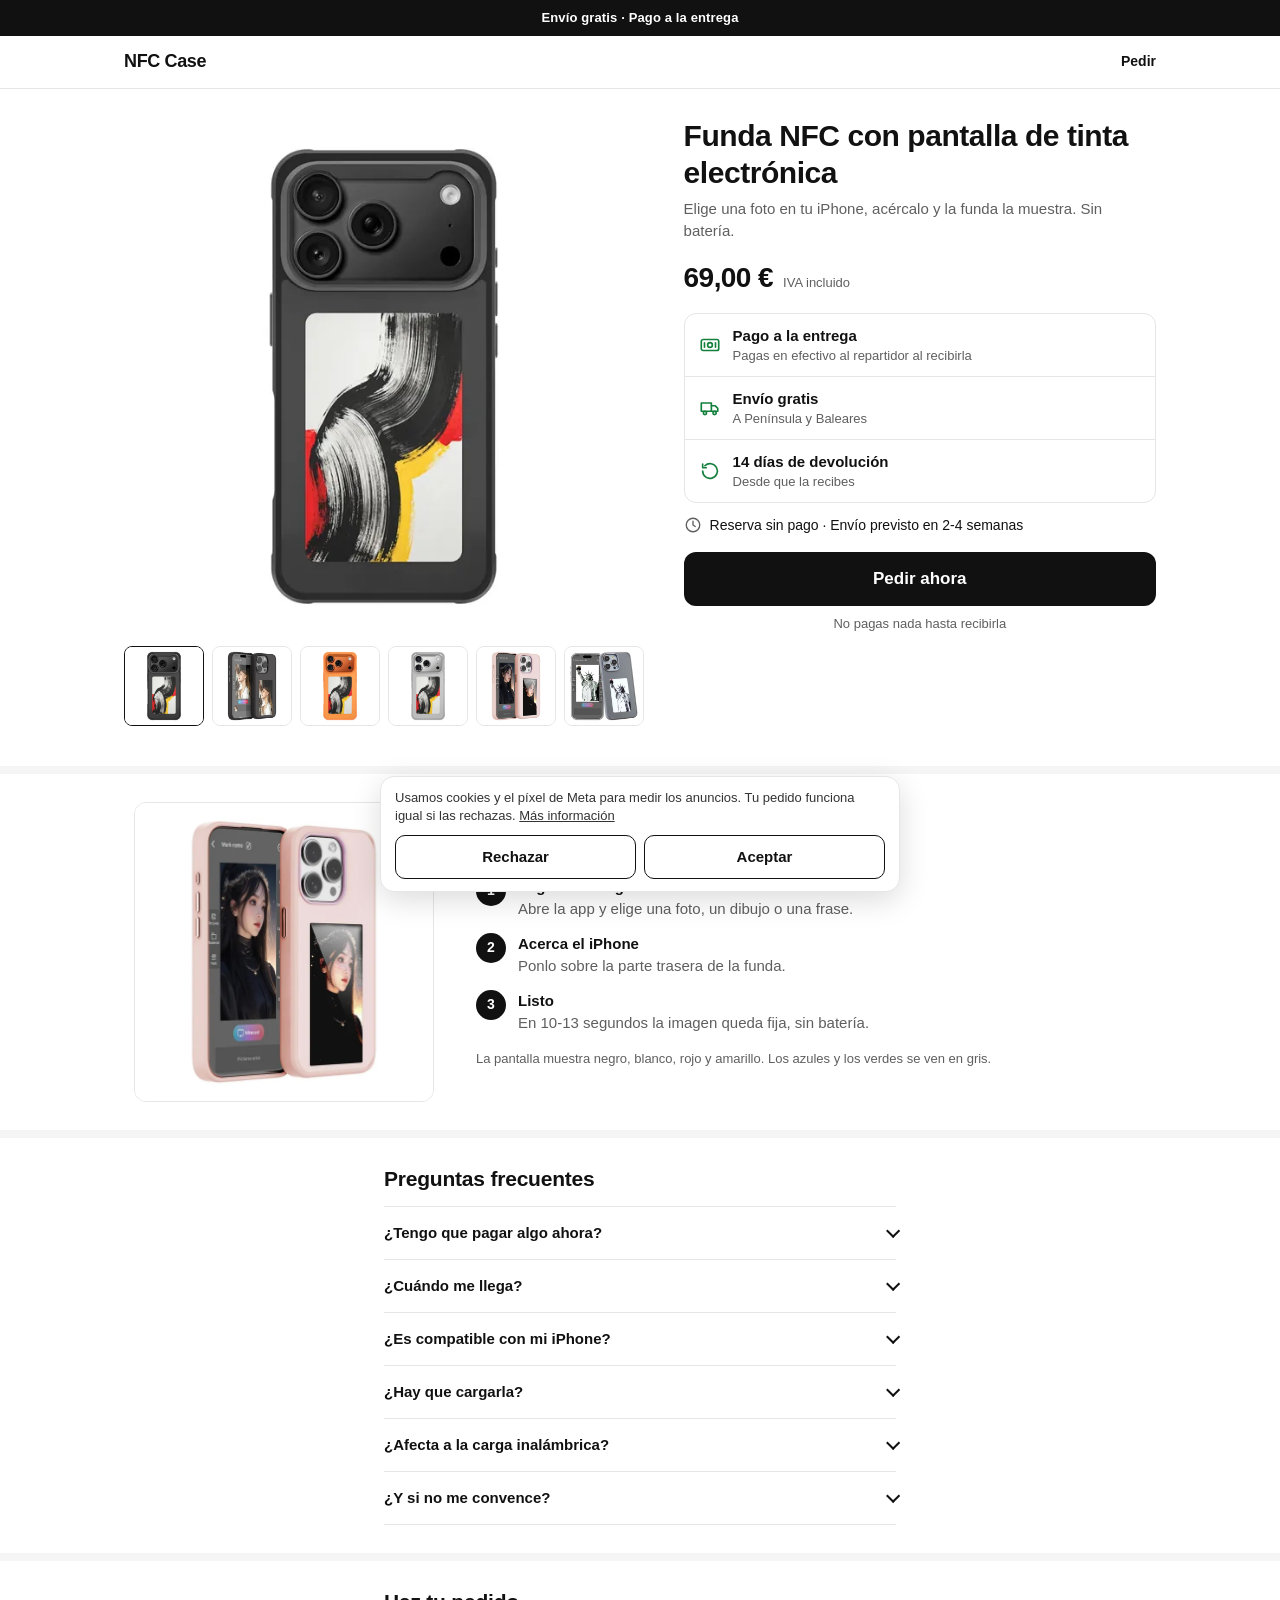
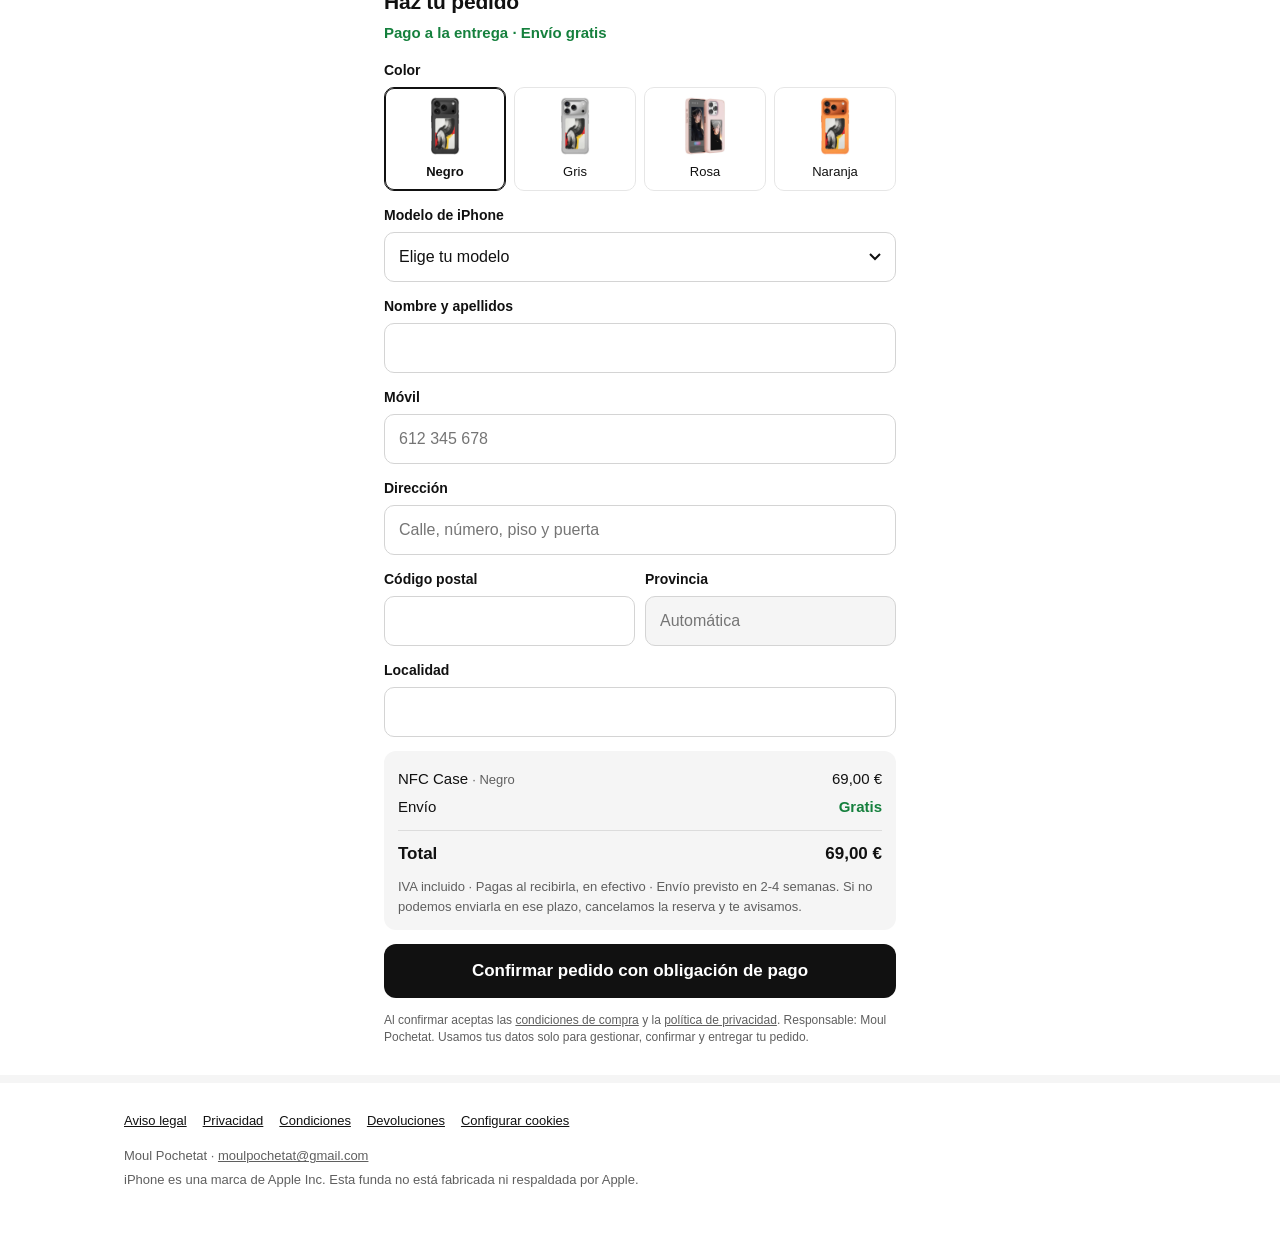
<file: index.html>
<!doctype html>
<html lang="es">
<head>
<meta charset="utf-8">
<meta name="viewport" content="width=device-width,initial-scale=1,viewport-fit=cover">
<script>
window.ES_CFG={FN:'https://strocqxfyfohwbdntmsu.supabase.co/functions/v1',PIXEL:'619283237929783',PRICE:69,CURRENCY:'EUR',CAPI_VALUE:9.70,DELIVERY_NOTE:'Reserva sin pago · Envío previsto en 2-4 semanas'};
(function(){try{var C=window.ES_CFG,S={},u={},cid;
window.__esBeacon=function(c,x){var p={click_id:cid,event_id:window.__esEid,url:S.landing_url||location.href,ref:document.referrer||'',fbclid:S.fbclid||'',ad_id:u.utm_content||'',adset_id:u.utm_term||'',utm:u,consent:!!c},b,U=C.FN+'/nfc-es-pageview';if(window.__esTestKey)p.test=true;if(x)for(var k in x)p[k]=x[k];b=JSON.stringify(p);if(!(navigator.sendBeacon&&navigator.sendBeacon(U,b)))fetch(U,{method:'POST',body:b,keepalive:true,headers:{'Content-Type':'text/plain'}}).catch(function(){})};
var q=new URLSearchParams(location.search);
/* clé de test : lue puis retirée de l'URL (jamais en base ni chez Meta) */
if(q.get('nfc_test')){window.__esTestKey=q.get('nfc_test');q.delete('nfc_test');try{history.replaceState(null,'',location.pathname+(q.toString()?'?'+q.toString():'')+location.hash)}catch(e){}}
/* attribution : en mémoire + beacon ; sessionStorage seulement après « Aceptar » (LSSI 22.2) */
var ok=false;try{ok=(JSON.parse(localStorage.getItem('nfcConsentV1')||'null')||{}).v==='accept'}catch(e){}
if(ok){try{S=JSON.parse(sessionStorage.getItem('nfcUtmV1')||'{}')||{}}catch(e){S={}}}
var fresh=false,t={};['utm_source','utm_medium','utm_campaign','utm_content','utm_term','utm_id'].forEach(function(k){if(q.get(k)){t[k]=q.get(k);fresh=true}});
if(q.get('fbclid'))fresh=true;if(fresh)S={utm:t,fbclid:q.get('fbclid')||'',landing_url:location.href};u=S.utm||{};
window.__esPersistAttr=function(){try{if(S.landing_url||S.fbclid)sessionStorage.setItem('nfcUtmV1',JSON.stringify(S))}catch(e){}};if(ok)window.__esPersistAttr();
var a=new Uint8Array(8),r='';(window.crypto&&crypto.getRandomValues)?crypto.getRandomValues(a):a.forEach(function(_,i){a[i]=Math.random()*256});a.forEach(function(x){r+=('0'+x.toString(36)).slice(-2)});
cid='es_'+Date.now().toString(36)+r.replace(/[^a-z0-9]/g,'');window.__esClick=cid;window.__esEid='lpv_'+cid;window.__esAttr=S;
window.__esBeacon(false)}catch(e){}})();
</script>
<title>Funda NFC con pantalla de tinta electrónica · Pago a la entrega · Envío gratis</title>
<meta name="description" content="Funda para iPhone con pantalla de tinta electrónica: eliges la imagen en tu iPhone y la funda la muestra, sin batería. 69 € IVA incluido, envío gratis y pago a la entrega.">
<meta name="robots" content="noindex,nofollow">
<meta name="theme-color" content="#ffffff">
<meta name="format-detection" content="telephone=no">
<link rel="icon" href="data:image/svg+xml,%3Csvg xmlns='http://www.w3.org/2000/svg' viewBox='0 0 32 32'%3E%3Crect x='7' y='2' width='18' height='28' rx='5' fill='%23111'/%3E%3Crect x='11' y='12' width='10' height='14' rx='1.5' fill='%23fff'/%3E%3C/svg%3E">
<link rel="preload" as="image" href="assets/img/p-negro-600.webp" imagesrcset="assets/img/p-negro-600.webp 600w, assets/img/p-negro-1000.webp 1000w" imagesizes="(min-width:900px) 520px, 100vw" fetchpriority="high">
<!--
  LP NFC Case · Espagne · COD — v2 (16/09, owner : « trop de détails, photos produit, choix simplifié, mobile, pas l'air IA,
  pago a la entrega + envío gratis »). Fiche produit classique : galerie de VRAIES photos, prix, 3 garanties, 3 étapes, FAQ, formulaire.
  Police système (SF Pro sur iPhone : 100 % du trafic ciblé iOS), aucun webfont. Contrat DOM : docs/DOM_CONTRACT.md.
-->
<style>
:root{--ink:#111;--mute:#5f5f5f;--line:#e6e6e6;--soft:#f5f5f5;--ok:#15803d;--okbg:#effaf2;--err:#b42318;--r:12px;
  --font:-apple-system,BlinkMacSystemFont,"SF Pro Text","Helvetica Neue",Helvetica,Arial,sans-serif}
*,*::before,*::after{box-sizing:border-box}
html{-webkit-text-size-adjust:100%;scroll-behavior:smooth}
@media (prefers-reduced-motion:reduce){html{scroll-behavior:auto}}
body{margin:0;background:#fff;color:var(--ink);font:16px/1.5 var(--font);-webkit-font-smoothing:antialiased;overflow-x:hidden}
img{display:block;max-width:100%;height:auto}
a{color:inherit}
button,input,select{font:inherit;color:inherit}
.wrap{width:100%;max-width:1080px;margin:0 auto;padding:0 16px}
.bar{background:var(--ink);color:#fff;text-align:center;font-size:13px;font-weight:600;padding:8px 12px;letter-spacing:.01em}
.bar span{white-space:nowrap}
header.top{border-bottom:1px solid var(--line)}
header.top .wrap{display:flex;align-items:center;justify-content:space-between;height:52px}
.logo{font-weight:800;font-size:18px;letter-spacing:-.02em;text-decoration:none}
.top a.go{font-size:14px;font-weight:600;text-decoration:none;display:inline-flex;align-items:center;justify-content:center;min-height:44px;min-width:44px;padding:0 8px;margin-right:-8px}

/* Produit */
.product{display:grid;gap:14px;padding-top:4px;padding-bottom:28px}
.gal{position:relative;margin:0 -16px}
.slides{display:flex;overflow-x:auto;scroll-snap-type:x mandatory;scrollbar-width:none;-webkit-overflow-scrolling:touch}
.slides::-webkit-scrollbar{display:none}
.slides figure{flex:0 0 100%;margin:0;scroll-snap-align:center;aspect-ratio:1/1;background:#fff}
.slides img{width:100%;height:100%;object-fit:contain}
.dots{display:flex;justify-content:center;gap:6px;margin-top:4px}
.dots i{width:6px;height:6px;border-radius:50%;background:#cfcfcf;transition:background .2s}
.dots i.on{background:var(--ink)}
.thumbs{display:none}
.info h1{font-size:23px;line-height:1.25;letter-spacing:-.015em;margin:0 0 6px;font-weight:700}
.info .sub{margin:0;color:var(--mute);font-size:15px}
.price{display:flex;align-items:baseline;gap:10px;margin:14px 0 4px}
.price b{font-size:28px;letter-spacing:-.02em}
.price small{color:var(--mute);font-size:13px}
.perks{list-style:none;margin:14px 0 0;padding:0;border:1px solid var(--line);border-radius:var(--r)}
.perks li{display:flex;gap:12px;align-items:center;padding:11px 14px;font-size:15px}
.perks li+li{border-top:1px solid var(--line)}
.perks svg{flex:0 0 22px;width:22px;height:22px;color:var(--ok)}
.perks b{display:block;font-weight:650}
.perks span{display:block;color:var(--mute);font-size:13px;line-height:1.35}
.note{display:flex;gap:8px;align-items:center;margin:12px 0 0;font-size:14px;color:var(--ink)}
.note svg{flex:0 0 18px;width:18px;height:18px;color:var(--mute)}
.btn{display:flex;align-items:center;justify-content:center;width:100%;min-height:54px;border:0;border-radius:var(--r);background:var(--ink);color:#fff;font-size:17px;font-weight:700;text-decoration:none;cursor:pointer;-webkit-tap-highlight-color:transparent}
.btn:active{transform:scale(.99)}
.btn[aria-busy=true]{opacity:.7}
.info .btn{margin-top:16px}
.under{text-align:center;color:var(--mute);font-size:13px;margin:8px 0 0}

/* Sections */
.sec{padding:28px 0;border-top:8px solid var(--soft)}
.sec h2{font-size:21px;line-height:1.25;letter-spacing:-.01em;margin:0 0 14px;font-weight:700}
.how{display:grid;gap:16px}
.how img{border-radius:var(--r);background:#fff;border:1px solid var(--line);width:100%;max-width:300px;margin:0 auto}
.steps{list-style:none;margin:0;padding:0;counter-reset:s;display:grid;gap:12px}
.steps li{counter-increment:s;display:grid;grid-template-columns:30px 1fr;gap:12px;align-items:start;font-size:15px}
.steps li::before{content:counter(s);width:30px;height:30px;border-radius:50%;background:var(--ink);color:#fff;font-weight:700;font-size:14px;display:grid;place-items:center}
.steps b{display:block}
.steps span{color:var(--mute)}
.fine{color:var(--mute);font-size:13px;margin:14px 0 0}
details{border-bottom:1px solid var(--line)}
details:first-of-type{border-top:1px solid var(--line)}
summary{list-style:none;cursor:pointer;display:flex;justify-content:space-between;align-items:center;gap:12px;min-height:52px;padding:10px 0;font-weight:600;font-size:15px}
summary::-webkit-details-marker{display:none}
summary::after{content:"";flex:0 0 10px;width:10px;height:10px;border-right:2px solid var(--ink);border-bottom:2px solid var(--ink);transform:rotate(45deg) translateY(-3px);transition:transform .2s}
details[open] summary::after{transform:rotate(225deg) translateY(-2px)}
details p{margin:0 0 14px;color:#333;font-size:15px}

/* Formulaire */
.pedido .lead{margin:-8px 0 16px;color:var(--ok);font-weight:600;font-size:15px}
form{display:grid;gap:14px}
.lbl,legend{display:block;font-size:14px;font-weight:600;margin:0 0 6px;padding:0}
fieldset{border:0;margin:0;padding:0;min-width:0}
.colors{display:grid;grid-template-columns:repeat(4,minmax(0,1fr));gap:8px}
.colors label{position:relative;display:grid;justify-items:center;gap:4px;padding:6px 4px 8px;border:1.5px solid var(--line);border-radius:10px;font-size:13px;cursor:pointer;-webkit-tap-highlight-color:transparent}
.colors img{width:100%;max-width:64px;aspect-ratio:1/1;object-fit:contain}
.colors input{position:absolute;opacity:0;pointer-events:none}
.colors label:has(input:checked){border-color:var(--ink);box-shadow:inset 0 0 0 1px var(--ink);font-weight:600}
.colors label.on{border-color:var(--ink);box-shadow:inset 0 0 0 1px var(--ink);font-weight:600}
.colors label:has(input:focus-visible){outline:2px solid var(--ink);outline-offset:2px}
.in{display:block;width:100%;min-height:50px;padding:12px 14px;border:1.5px solid #d4d4d4;border-radius:10px;background:#fff;font-size:16px;-webkit-appearance:none;appearance:none}
select.in{background:#fff url("data:image/svg+xml,%3Csvg xmlns='http://www.w3.org/2000/svg' width='12' height='8'%3E%3Cpath d='M1 1l5 5 5-5' stroke='%23111' stroke-width='2' fill='none'/%3E%3C/svg%3E") no-repeat right 14px center;padding-right:36px}
.in:focus{outline:none;border-color:var(--ink);box-shadow:0 0 0 3px rgba(17,17,17,.08)}
.in[aria-invalid=true]{border-color:var(--err)}
.in[readonly]{background:var(--soft);color:var(--mute)}
.two{display:grid;grid-template-columns:minmax(0,1fr) minmax(0,1fr);gap:10px}
.es-err{color:var(--err);font-size:13px;margin-top:4px;min-height:0}
.es-err:empty{display:none}
.sum{background:var(--soft);border-radius:var(--r);padding:14px;font-size:15px}
.sum div{display:flex;justify-content:space-between;gap:12px;padding:3px 0}
.sum .sel{color:var(--mute);font-size:13px}
.sum .tot{border-top:1px solid #dcdcdc;margin-top:8px;padding-top:10px;font-weight:700;font-size:17px}
.sum .ok{color:var(--ok);font-weight:600}
.sum p{margin:8px 0 0;font-size:13px;color:var(--mute)}
.legal-note{font-size:12px;line-height:1.45;color:var(--mute);margin:0}
.hp{position:absolute!important;left:-9999px;width:1px;height:1px;overflow:hidden}

footer{border-top:8px solid var(--soft);padding:22px 0 110px;font-size:13px;color:var(--mute)}
footer nav{display:flex;flex-wrap:wrap;gap:6px 16px;margin-bottom:10px}
footer nav a,footer nav button{color:var(--ink);text-decoration:underline;background:none;border:0;padding:6px 0;font-size:13px;cursor:pointer}
footer p{margin:4px 0}

/* Barre collante */
#esSticky{position:fixed;left:0;right:0;bottom:0;z-index:40;background:#fff;border-top:1px solid var(--line);padding:10px 16px calc(10px + env(safe-area-inset-bottom));display:flex;align-items:center;gap:12px;transform:translateY(110%);transition:transform .25s}
#esSticky.on{transform:none}
#esSticky .p{line-height:1.2}
#esSticky .p b{display:block;font-size:17px}
#esSticky .p span{font-size:12px;color:var(--ok);font-weight:600}
#esSticky .btn{flex:1;min-height:48px;font-size:16px}

/* Cookies */
#esConsent{position:fixed;left:8px;right:8px;bottom:8px;z-index:60;background:#fff;border:1px solid var(--line);border-radius:14px;box-shadow:0 8px 30px rgba(0,0,0,.14);padding:12px 14px calc(12px + env(safe-area-inset-bottom));display:none;max-width:520px;margin:0 auto}
#esConsent.on{display:block}
#esConsent p{margin:0 0 10px;font-size:13px;line-height:1.4;color:#333}
#esConsent .row{display:grid;grid-template-columns:1fr 1fr;gap:8px}
#esConsent button{min-height:44px;border-radius:10px;border:1.5px solid var(--ink);background:#fff;font-size:15px;font-weight:600;cursor:pointer}

/* Toast + modal */
#esToast{position:fixed;left:12px;right:12px;top:12px;z-index:70;background:var(--err);color:#fff;border-radius:10px;padding:12px 14px;font-size:14px;font-weight:600;transform:translateY(calc(-100% - 24px));visibility:hidden;transition:transform .25s,visibility 0s .25s;max-width:520px;margin:0 auto}
#esToast.on{transform:none;visibility:visible;transition:transform .25s}
#esModal{border:0;border-radius:16px;padding:0;width:min(92vw,420px);max-width:420px}
#esModal::backdrop{background:rgba(0,0,0,.45)}
#esModal .in-m{padding:24px 20px 20px;text-align:center}
#esModal .chk{width:52px;height:52px;border-radius:50%;background:var(--okbg);color:var(--ok);display:grid;place-items:center;margin:0 auto 12px}
#esModal h3{margin:0 0 4px;font-size:20px}
#esModal .ref{display:inline-block;margin:10px 0;padding:6px 12px;border-radius:8px;background:var(--soft);font-weight:700;letter-spacing:.02em}
#esModal ul{list-style:none;padding:0;margin:8px 0 16px;text-align:left;font-size:14px;color:#333;display:grid;gap:6px}
#esModal li{position:relative;padding-left:22px}
#esModal li::before{content:"✓";position:absolute;left:0;top:0;color:var(--ok);font-weight:700}

@media (min-width:900px){
  .wrap{padding:0 24px}
  .product{grid-template-columns:minmax(0,1.1fr) minmax(0,1fr);gap:40px;padding-top:28px;padding-bottom:40px;align-items:start}
  .gal{margin:0}
  .slides figure{border-radius:var(--r)}
  .dots{display:none}
  .thumbs{display:grid;grid-template-columns:repeat(6,1fr);gap:8px;margin-top:10px}
  .thumbs button{padding:0;border:1.5px solid var(--line);border-radius:8px;background:#fff;cursor:pointer;aspect-ratio:1/1;overflow:hidden}
  .thumbs button[aria-current=true]{border-color:var(--ink)}
  .info{position:sticky;top:20px}
  .info h1{font-size:30px}
  .how{grid-template-columns:320px 1fr;align-items:center;gap:32px}
  .sec .narrow,.pedido .narrow{max-width:560px}
  .pedido .narrow{margin:0 auto}
  #esSticky{display:none}
  footer{padding-bottom:40px}
}
@media (max-width:359px){.colors{grid-template-columns:repeat(2,minmax(0,1fr))}.two{grid-template-columns:1fr}.price b{font-size:25px}}
</style>
</head>
<body>

<div class="bar" role="note"><span>Envío gratis</span> · <span>Pago a la entrega</span></div>
<header class="top"><div class="wrap"><a class="logo" href="#">NFC Case</a><a class="go" href="#pedido">Pedir</a></div></header>

<main>
<section class="wrap product" data-sec="hero" aria-labelledby="t-hero">
  <div class="gal">
    <div class="slides" id="esSlides" aria-label="Fotos del producto" tabindex="0">
      <figure data-color="negro"><img src="assets/img/p-negro-600.webp" srcset="assets/img/p-negro-600.webp 600w, assets/img/p-negro-1000.webp 1000w" sizes="(min-width:900px) 520px, 100vw" width="600" height="600" alt="Funda NFC negra con una imagen en la pantalla trasera" fetchpriority="high"></figure>
      <figure data-color="negro"><img src="assets/img/p-negro-app-600.webp" srcset="assets/img/p-negro-app-600.webp 600w, assets/img/p-negro-app-1000.webp 1000w" sizes="(min-width:900px) 520px, 100vw" width="600" height="600" loading="lazy" alt="La misma foto en la app del iPhone y en la funda negra"></figure>
      <figure data-color="naranja"><img src="assets/img/p-naranja-600.webp" srcset="assets/img/p-naranja-600.webp 600w, assets/img/p-naranja-1000.webp 1000w" sizes="(min-width:900px) 520px, 100vw" width="600" height="600" loading="lazy" alt="Funda NFC naranja"></figure>
      <figure data-color="gris"><img src="assets/img/p-gris-600.webp" srcset="assets/img/p-gris-600.webp 600w, assets/img/p-gris-1000.webp 1000w" sizes="(min-width:900px) 520px, 100vw" width="600" height="600" loading="lazy" alt="Funda NFC gris"></figure>
      <figure data-color="rosa"><img src="assets/img/p-rosa-app-600.webp" srcset="assets/img/p-rosa-app-600.webp 600w, assets/img/p-rosa-app-1000.webp 1000w" sizes="(min-width:900px) 520px, 100vw" width="600" height="600" loading="lazy" alt="Funda NFC rosa junto a la app del iPhone"></figure>
      <figure data-color="gris"><img src="assets/img/p-gris-app-600.webp" srcset="assets/img/p-gris-app-600.webp 600w, assets/img/p-gris-app-1000.webp 1000w" sizes="(min-width:900px) 520px, 100vw" width="600" height="600" loading="lazy" alt="Funda NFC gris con la Estatua de la Libertad en la pantalla"></figure>
    </div>
    <div class="dots" id="esDots" aria-hidden="true"><i class="on"></i><i></i><i></i><i></i><i></i><i></i></div>
    <div class="thumbs" id="esThumbs">
      <button type="button" aria-label="Foto 1" aria-current="true"><img src="assets/img/p-negro-600.webp" width="600" height="600" alt="" loading="lazy"></button>
      <button type="button" aria-label="Foto 2"><img src="assets/img/p-negro-app-600.webp" width="600" height="600" alt="" loading="lazy"></button>
      <button type="button" aria-label="Foto 3"><img src="assets/img/p-naranja-600.webp" width="600" height="600" alt="" loading="lazy"></button>
      <button type="button" aria-label="Foto 4"><img src="assets/img/p-gris-600.webp" width="600" height="600" alt="" loading="lazy"></button>
      <button type="button" aria-label="Foto 5"><img src="assets/img/p-rosa-app-600.webp" width="600" height="600" alt="" loading="lazy"></button>
      <button type="button" aria-label="Foto 6"><img src="assets/img/p-gris-app-600.webp" width="600" height="600" alt="" loading="lazy"></button>
    </div>
  </div>

  <div class="info">
    <h1 id="t-hero">Funda NFC con pantalla de tinta electrónica</h1>
    <p class="sub">Elige una foto en tu iPhone, acércalo y la funda la muestra. Sin batería.</p>
    <div class="price"><b data-price>69,00 €</b><small>IVA incluido</small></div>
    <ul class="perks">
      <li><svg viewBox="0 0 24 24" fill="none" stroke="currentColor" stroke-width="1.8" stroke-linecap="round" stroke-linejoin="round" aria-hidden="true"><rect x="2.5" y="6" width="19" height="12" rx="2"/><circle cx="12" cy="12" r="2.6"/><path d="M6 9.5v5M18 9.5v5"/></svg><div><b>Pago a la entrega</b><span>Pagas en efectivo al repartidor al recibirla</span></div></li>
      <li><svg viewBox="0 0 24 24" fill="none" stroke="currentColor" stroke-width="1.8" stroke-linecap="round" stroke-linejoin="round" aria-hidden="true"><path d="M2.5 6.5h11v9h-11z"/><path d="M13.5 9.5h4l3 3v3h-7"/><circle cx="6.5" cy="17.5" r="1.8"/><circle cx="17" cy="17.5" r="1.8"/></svg><div><b>Envío gratis</b><span>A Península y Baleares</span></div></li>
      <li><svg viewBox="0 0 24 24" fill="none" stroke="currentColor" stroke-width="1.8" stroke-linecap="round" stroke-linejoin="round" aria-hidden="true"><path d="M4 12a8 8 0 1 0 2.4-5.7"/><path d="M4 4.5v4h4"/></svg><div><b>14 días de devolución</b><span>Desde que la recibes</span></div></li>
    </ul>
    <p class="note" data-delivery-note><svg viewBox="0 0 24 24" fill="none" stroke="currentColor" stroke-width="1.8" stroke-linecap="round" aria-hidden="true"><circle cx="12" cy="12" r="9"/><path d="M12 7v5l3 2"/></svg><span>Reserva sin pago · Envío previsto en 2-4 semanas</span></p>
    <a class="btn" id="esHeroCta" href="#pedido">Pedir ahora</a>
    <p class="under">No pagas nada hasta recibirla</p>
  </div>
</section>

<section class="sec" data-sec="como" aria-labelledby="t-como">
  <div class="wrap how">
    <img src="assets/img/p-rosa-app-600.webp" srcset="assets/img/p-rosa-app-600.webp 600w, assets/img/p-rosa-app-1000.webp 1000w" sizes="(min-width:900px) 320px, 100vw" width="600" height="600" loading="lazy" alt="La foto elegida en la app aparece en la funda">
    <div class="narrow">
      <h2 id="t-como">Cómo funciona</h2>
      <ol class="steps">
        <li><div><b>Elige una imagen</b><span>Abre la app y elige una foto, un dibujo o una frase.</span></div></li>
        <li><div><b>Acerca el iPhone</b><span>Ponlo sobre la parte trasera de la funda.</span></div></li>
        <li><div><b>Listo</b><span>En 10-13 segundos la imagen queda fija, sin batería.</span></div></li>
      </ol>
      <p class="fine">La pantalla muestra negro, blanco, rojo y amarillo. Los azules y los verdes se ven en gris.</p>
    </div>
  </div>
</section>

<section class="sec" data-sec="faq" aria-labelledby="t-faq">
  <div class="wrap narrow">
    <h2 id="t-faq">Preguntas frecuentes</h2>
    <details><summary>¿Tengo que pagar algo ahora?</summary><p>No. Pagas <span data-price>69,00 €</span> en efectivo al repartidor cuando recibes la funda. Sin recargo por pago a la entrega.</p></details>
    <details><summary>¿Cuándo me llega?</summary><p>El envío está previsto en 2-4 semanas y te llamamos antes de enviarla. Si no podemos enviarla en ese plazo, cancelamos la reserva y te avisamos. Por ahora no enviamos a Canarias, Ceuta ni Melilla.</p></details>
    <details><summary>¿Es compatible con mi iPhone?</summary><p>Hay versión para iPhone 13/14, 14 Pro, 14 Pro Max, 15, 15 Pro, 16, 16 Plus, 16 Pro, 16 Pro Max, 17, 17 Pro y 17 Pro Max.</p></details>
    <details><summary>¿Hay que cargarla?</summary><p>No. La energía para cambiar la imagen la da tu iPhone al acercarlo, y la imagen se queda aunque el móvil esté apagado.</p></details>
    <details><summary>¿Afecta a la carga inalámbrica?</summary><p>Puede ir más lenta por el grosor de la funda. Si quieres cargar rápido, quítala.</p></details>
    <details><summary>¿Y si no me convence?</summary><p>Tienes 14 días desde que la recibes para devolverla sin dar explicaciones. Los gastos de devolución corren a tu cargo. Más detalles en <a href="legal/devoluciones.html">Devoluciones</a>.</p></details>
  </div>
</section>

<section class="sec pedido" data-sec="pedido" id="pedido" aria-labelledby="t-pedido">
  <div class="wrap narrow">
    <h2 id="t-pedido">Haz tu pedido</h2>
    <p class="lead">Pago a la entrega · Envío gratis</p>

    <form id="esForm" novalidate autocomplete="on">
      <fieldset><legend>Color</legend>
        <div class="colors">
          <label class="on"><input type="radio" name="color" value="negro" checked><img src="assets/img/p-negro-600.webp" width="600" height="600" alt="" loading="lazy">Negro</label>
          <label><input type="radio" name="color" value="gris"><img src="assets/img/p-gris-600.webp" width="600" height="600" alt="" loading="lazy">Gris</label>
          <label><input type="radio" name="color" value="rosa"><img src="assets/img/p-rosa-app-600.webp" width="600" height="600" alt="" loading="lazy">Rosa</label>
          <label><input type="radio" name="color" value="naranja"><img src="assets/img/p-naranja-600.webp" width="600" height="600" alt="" loading="lazy">Naranja</label>
        </div>
        <div class="es-err" data-for="color" aria-live="polite"></div>
      </fieldset>

      <div><label class="lbl" for="esModel">Modelo de iPhone</label>
        <select class="in" id="esModel" name="model" required>
          <option value="">Elige tu modelo</option>
          <option value="13/14">iPhone 13 / 14</option>
          <option value="14 Pro">iPhone 14 Pro</option>
          <option value="14 Pro Max">iPhone 14 Pro Max</option>
          <option value="15">iPhone 15</option>
          <option value="15 Pro">iPhone 15 Pro</option>
          <option value="16">iPhone 16</option>
          <option value="16 Plus">iPhone 16 Plus</option>
          <option value="16 Pro">iPhone 16 Pro</option>
          <option value="16 Pro Max">iPhone 16 Pro Max</option>
          <option value="17">iPhone 17</option>
          <option value="17 Pro">iPhone 17 Pro</option>
          <option value="17 Pro Max">iPhone 17 Pro Max</option>
        </select>
        <div class="es-err" data-for="model" aria-live="polite"></div></div>

      <div><label class="lbl" for="esName">Nombre y apellidos</label>
        <input class="in" id="esName" name="name" type="text" autocomplete="name" enterkeyhint="next" required maxlength="120">
        <div class="es-err" data-for="name" aria-live="polite"></div></div>

      <div><label class="lbl" for="esPhone">Móvil</label>
        <input class="in" id="esPhone" name="phone" type="tel" inputmode="tel" autocomplete="tel" placeholder="612 345 678" enterkeyhint="next" required>
        <div class="es-err" data-for="phone" aria-live="polite"></div></div>

      <div><label class="lbl" for="esAddr">Dirección</label>
        <input class="in" id="esAddr" name="address" type="text" autocomplete="street-address" placeholder="Calle, número, piso y puerta" enterkeyhint="next" required maxlength="250">
        <div class="es-err" data-for="address" aria-live="polite"></div></div>

      <div><div class="two">
          <div><label class="lbl" for="esCp">Código postal</label>
            <input class="in" id="esCp" name="cp" type="text" inputmode="numeric" autocomplete="postal-code" maxlength="5" pattern="[0-9]{5}" enterkeyhint="next" required></div>
          <div><label class="lbl" for="esProv">Provincia</label>
            <input class="in" id="esProv" name="provincia" type="text" readonly tabindex="-1" placeholder="Automática"></div>
        </div>
        <div class="es-err" data-for="cp" aria-live="polite"></div></div>

      <div><label class="lbl" for="esCity">Localidad</label>
        <input class="in" id="esCity" name="city" type="text" autocomplete="address-level2" enterkeyhint="done" required maxlength="80">
        <div class="es-err" data-for="city" aria-live="polite"></div></div>

      <div class="sum" aria-live="polite">
        <div><span>NFC Case <span class="sel" id="esSel">· Negro</span></span><span data-price id="esLine">69,00 €</span></div>
        <div><span>Envío</span><span class="ok">Gratis</span></div>
        <div class="tot"><span>Total</span><span id="esTotal">69,00 €</span></div>
        <p>IVA incluido · Pagas al recibirla, en efectivo · Envío previsto en 2-4 semanas. Si no podemos enviarla en ese plazo, cancelamos la reserva y te avisamos.</p>
      </div>

      <div class="hp" aria-hidden="true"><label for="esHp">No rellenar</label><input id="esHp" name="es_ref_9c41" type="text" tabindex="-1" autocomplete="off"></div>

      <button class="btn" id="esSubmit" type="submit">Confirmar pedido con obligación de pago</button>
      <p class="legal-note">Al confirmar aceptas las <a href="legal/condiciones.html" target="_blank" rel="noopener">condiciones de compra</a> y la <a href="legal/privacidad.html" target="_blank" rel="noopener">política de privacidad</a>. Responsable: Moul Pochetat. Usamos tus datos solo para gestionar, confirmar y entregar tu pedido.</p>
    </form>
  </div>
</section>
</main>

<footer data-sec="legal">
  <div class="wrap">
    <nav aria-label="Información legal">
      <a href="legal/aviso-legal.html">Aviso legal</a>
      <a href="legal/privacidad.html">Privacidad</a>
      <a href="legal/condiciones.html">Condiciones</a>
      <a href="legal/devoluciones.html">Devoluciones</a>
      <button type="button" id="esCookieSettings">Configurar cookies</button>
    </nav>
    <p>Moul Pochetat · <a href="mailto:moulpochetat@gmail.com">moulpochetat@gmail.com</a></p>
    <p>iPhone es una marca de Apple Inc. Esta funda no está fabricada ni respaldada por Apple.</p>
  </div>
</footer>

<div id="esSticky" aria-hidden="true">
  <div class="p"><b data-price>69,00 €</b><span>Pago a la entrega</span></div>
  <a class="btn" href="#pedido" tabindex="-1">Pedir ahora</a>
</div>

<div id="esConsent" role="dialog" aria-live="polite" aria-label="Cookies">
  <p>Usamos cookies y el píxel de Meta para medir los anuncios. Tu pedido funciona igual si las rechazas. <a id="esConsentMore" href="legal/privacidad.html#cookies">Más información</a></p>
  <div class="row"><button type="button" id="esConsentReject">Rechazar</button><button type="button" id="esConsentAccept">Aceptar</button></div>
</div>

<div id="esToast" role="alert"></div>

<dialog id="esModal" aria-labelledby="esModalT">
  <div class="in-m">
    <div class="chk"><svg width="26" height="26" viewBox="0 0 24 24" fill="none" stroke="currentColor" stroke-width="2.6" stroke-linecap="round" stroke-linejoin="round" aria-hidden="true"><path d="M5 12.5l4.5 4.5L19 7.5"/></svg></div>
    <h3 id="esModalT">Pedido recibido</h3>
    <p id="esModalSub" style="margin:6px 0 0;color:#111;font-size:16px;font-weight:600">Nuestro equipo te contactará para confirmar tu pedido.</p>
    <div class="ref">Nº de pedido <span id="esModalRef"></span></div>
    <ul>
      <li>No pagas nada ahora.</li>
      <li>Envío previsto en 2-4 semanas, gratis.</li>
      <li>Pagas <span id="esModalTot">69,00 €</span> al repartidor al recibirla.</li>
      <li>Si no podemos enviarla en ese plazo, cancelamos la reserva y te avisamos.</li>
    </ul>
    <button type="button" class="btn" id="esModalClose">Entendido</button>
  </div>
</dialog>

<script>
(function () {
  'use strict';
  var CFG = window.ES_CFG, $ = function (s, r) { return (r || document).querySelector(s); }, $$ = function (s, r) { return Array.prototype.slice.call((r || document).querySelectorAll(s)); };
  var eur = function (n) { return (Math.round(n * 100) / 100).toFixed(2).replace('.', ',') + ' €'; };
  var testKey = window.__esTestKey || '';
  var sticky = $('#esSticky'), banner = $('#esConsent'), heroOut = false, formIn = false;
  function updateSticky() { if (sticky && banner) sticky.classList.toggle('on', heroOut && !formIn && !banner.classList.contains('on')); }

  /* ── Consentement + pixel (jamais avant « Aceptar ») */
  var consent = null; try { var c = JSON.parse(localStorage.getItem('nfcConsentV1') || 'null'); if (c && (c.v === 'accept' || c.v === 'reject')) consent = c.v; } catch (e) {}
  var pixelOn = false;
  function loadPixel() {
    if (pixelOn || !/^\d{10,20}$/.test(CFG.PIXEL || '')) return;
    pixelOn = true;
    !function (f, b, e, v, n, t, s) { if (f.fbq) return; n = f.fbq = function () { n.callMethod ? n.callMethod.apply(n, arguments) : n.queue.push(arguments); }; if (!f._fbq) f._fbq = n; n.push = n; n.loaded = !0; n.version = '2.0'; n.queue = []; t = b.createElement(e); t.async = !0; t.src = v; s = b.getElementsByTagName(e)[0]; s.parentNode.insertBefore(t, s); }(window, document, 'script', 'https://connect.facebook.net/en_US/fbevents.js');
    fbq('init', CFG.PIXEL);
    fbq('track', 'PageView', {}, { eventID: window.__esEid });
    track('ViewContent', { content_name: 'nfc-case-es', content_type: 'product', value: CFG.PRICE, currency: CFG.CURRENCY });
  }
  function track(ev, data, opts) { if (consent !== 'accept' || !pixelOn || typeof window.fbq !== 'function') return; try { opts ? fbq('track', ev, data || {}, opts) : fbq('track', ev, data || {}); } catch (e) {} }
  function cookie(n) { var m = document.cookie.match(new RegExp('(?:^|;\\s*)' + n + '=([^;]+)')); return m ? decodeURIComponent(m[1]) : ''; }
  function grant() {
    if (window.__esPersistAttr) window.__esPersistAttr();
    loadPixel();
    setTimeout(function () { window.__esBeacon && window.__esBeacon(true, { fbp: cookie('_fbp'), fbc: cookie('_fbc') }); }, pixelOn ? 1200 : 0);
  }
  function showBanner(on) { banner.classList.toggle('on', !!on); updateSticky(); }
  function choose(v) {
    consent = v; try { localStorage.setItem('nfcConsentV1', JSON.stringify({ v: v, at: Date.now() })); } catch (e) {}
    showBanner(false);
    if (v === 'accept') grant();
  }
  $('#esConsentAccept').addEventListener('click', function () { choose('accept'); });
  $('#esConsentReject').addEventListener('click', function () { choose('reject'); });
  $('#esCookieSettings').addEventListener('click', function () { showBanner(true); $('#esConsentAccept').focus(); });
  if (consent === 'accept') grant(); else if (consent !== 'reject') showBanner(true);

  /* ── Galerie : défilement natif (swipe), points et vignettes synchronisés */
  var slides = $('#esSlides'), figs = $$('figure', slides), dots = $$('#esDots i'), thumbs = $$('#esThumbs button'), cur = 0;
  function mark(i) {
    cur = i;
    dots.forEach(function (d, k) { d.classList.toggle('on', k === i); });
    thumbs.forEach(function (t, k) { t.setAttribute('aria-current', String(k === i)); });
  }
  function go(i) { slides.scrollTo({ left: figs[i].offsetLeft - slides.offsetLeft, behavior: 'smooth' }); mark(i); }
  var gt = false;
  slides.addEventListener('scroll', function () { if (gt) return; gt = true; requestAnimationFrame(function () { gt = false; var i = Math.round(slides.scrollLeft / Math.max(1, slides.clientWidth)); if (i !== cur && figs[i]) mark(i); }); }, { passive: true });
  thumbs.forEach(function (t, k) { t.addEventListener('click', function () { go(k); }); });

  /* ── Formulaire */
  var PROV = { '01':'Araba/Álava','02':'Albacete','03':'Alicante','04':'Almería','05':'Ávila','06':'Badajoz','07':'Illes Balears','08':'Barcelona','09':'Burgos','10':'Cáceres','11':'Cádiz','12':'Castellón','13':'Ciudad Real','14':'Córdoba','15':'A Coruña','16':'Cuenca','17':'Girona','18':'Granada','19':'Guadalajara','20':'Gipuzkoa','21':'Huelva','22':'Huesca','23':'Jaén','24':'León','25':'Lleida','26':'La Rioja','27':'Lugo','28':'Madrid','29':'Málaga','30':'Murcia','31':'Navarra','32':'Ourense','33':'Asturias','34':'Palencia','35':'Las Palmas','36':'Pontevedra','37':'Salamanca','38':'Santa Cruz de Tenerife','39':'Cantabria','40':'Segovia','41':'Sevilla','42':'Soria','43':'Tarragona','44':'Teruel','45':'Toledo','46':'Valencia','47':'Valladolid','48':'Bizkaia','49':'Zamora','50':'Zaragoza','51':'Ceuta','52':'Melilla' };
  var EXCL = ['35', '38', '51', '52'];
  var PHONE_RE = /^(?:\+34|0034|34)?(6\d{8}|7[1-9]\d{7})$/, CP_RE = /^(0[1-9]|[1-4]\d|5[0-2])\d{3}$/;
  var COLOR_LBL = { negro: 'Negro', gris: 'Gris', rosa: 'Rosa', naranja: 'Naranja' };
  var form = $('#esForm'), submit = $('#esSubmit'), touched = {}, serverErr = {};
  var F = { color: null, model: $('#esModel'), name: $('#esName'), phone: $('#esPhone'), address: $('#esAddr'), cp: $('#esCp'), city: $('#esCity') };
  var ORDER = ['color', 'model', 'name', 'phone', 'address', 'cp', 'city'];
  function val(k) { return (F[k].value || '').trim(); }
  function color() { return ($('input[name=color]:checked') || {}).value || ''; }
  function rules() {
    var e = {}, n = val('name').replace(/\s+/g, ' ');
    if (!color()) e.color = 'Elige un color';
    if (!val('model')) e.model = 'Elige el modelo de tu iPhone';
    if (n.length < 3 || n.indexOf(' ') < 0) e.name = 'Escribe tu nombre y apellido';
    if (!PHONE_RE.test(val('phone').replace(/[\s.\-()]/g, ''))) e.phone = 'Escribe un móvil español válido (6XX XXX XXX)';
    if (val('address').length < 8) e.address = 'Escribe la dirección completa (calle, número, piso)';
    var cp = val('cp');
    if (!CP_RE.test(cp)) e.cp = 'El código postal no es válido';
    else if (EXCL.indexOf(cp.slice(0, 2)) >= 0) e.cp = 'Por ahora no enviamos a Canarias, Ceuta ni Melilla';
    if (val('city').length < 2) e.city = 'Escribe tu localidad';
    return e;
  }
  function paint(errs, all) {
    ORDER.forEach(function (k) {
      var msg = ((all || touched[k]) ? (errs[k] || '') : '') || serverErr[k] || '';
      var box = $('.es-err[data-for="' + k + '"]'); if (box) box.textContent = msg;
      var input = F[k];
      if (input) { if (msg) input.setAttribute('aria-invalid', 'true'); else input.removeAttribute('aria-invalid'); }
    });
  }
  function summary() {
    var m = F.model.value;
    $('#esSel').textContent = '· ' + (COLOR_LBL[color()] || '') + (m ? ' · iPhone ' + m : '');
    $('#esTotal').textContent = eur(CFG.PRICE); $('#esLine').textContent = eur(CFG.PRICE); $('#esModalTot').textContent = eur(CFG.PRICE);
    $$('.colors label').forEach(function (l) { l.classList.toggle('on', !!$('input', l).checked); });
  }
  function validate(all) {
    F.cp.value = val('cp').replace(/\D/g, '').slice(0, 5);
    $('#esProv').value = CP_RE.test(F.cp.value) ? PROV[F.cp.value.slice(0, 2)] : '';
    var errs = rules(); paint(errs, all); summary();
    return errs;
  }
  ['model', 'name', 'phone', 'address', 'cp', 'city'].forEach(function (k) {
    var el = F[k];
    el.addEventListener('input', function () { delete serverErr[k]; validate(); });
    el.addEventListener('change', function () { delete serverErr[k]; touched[k] = true; validate(); });
    el.addEventListener('blur', function () { if (el.value) { touched[k] = true; validate(); } });
  });
  $$('input[name=color]').forEach(function (r) { r.addEventListener('change', function () { delete serverErr.color; validate(); }); });
  var atc = false, ic = false;
  F.model.addEventListener('change', function () { if (!atc && F.model.value) { atc = true; track('AddToCart', { content_name: 'nfc-case-es', value: CFG.PRICE, currency: CFG.CURRENCY }); } });
  form.addEventListener('focusin', function () { if (!ic) { ic = true; track('InitiateCheckout', { value: CFG.PRICE, currency: CFG.CURRENCY }); } });

  var toastT = null;
  function toast(msg) { var t = $('#esToast'); t.textContent = msg; t.classList.add('on'); clearTimeout(toastT); toastT = setTimeout(function () { t.classList.remove('on'); }, 5200); }
  var modal = $('#esModal');
  function openModal(ref, dup) {
    $('#esModalRef').textContent = ref || '';
    $('#esModalT').textContent = dup ? 'Ya tenemos tu pedido' : 'Pedido recibido';
    $('#esModalSub').textContent = dup ? 'Ya registramos un pedido con este móvil hoy. Nuestro equipo te contactará para confirmarlo.' : 'Nuestro equipo te contactará para confirmar tu pedido.';
    if (modal.showModal) { try { modal.showModal(); } catch (e) { modal.setAttribute('open', ''); } } else modal.setAttribute('open', '');
    modal.classList.add('is-open');
  }
  $('#esModalClose').addEventListener('click', function () { modal.classList.remove('is-open'); if (modal.close) modal.close(); else modal.removeAttribute('open'); });
  modal.addEventListener('close', function () { modal.classList.remove('is-open'); });

  var sending = false, done = {};
  form.addEventListener('submit', function (ev) {
    ev.preventDefault();
    if (sending) return;
    var errs = validate(true);
    if (Object.keys(errs).length) {
      var first = ORDER.filter(function (k) { return errs[k]; })[0];
      var el = first === 'color' ? $('input[name=color]') : F[first];
      var box = $('.es-err[data-for="' + first + '"]');
      (box && box.parentNode ? box.parentNode : el).scrollIntoView({ block: 'center', behavior: 'smooth' });
      if (el && first !== 'color') setTimeout(function () { el.focus({ preventScroll: true }); }, 350);
      return;
    }
    if ($('#esHp').value) { toast('No hemos podido enviar el pedido. Inténtalo de nuevo.'); return; }
    sending = true; submit.setAttribute('aria-busy', 'true'); submit.disabled = true; var label = submit.textContent; submit.textContent = 'Enviando…';
    var A = window.__esAttr || {};
    var body = {
      name: val('name').replace(/\s+/g, ' '), phone: val('phone'), email: '', address: val('address'), cp: val('cp'), city: val('city'),
      model: F.model.value, color: color(), quantity: 1,
      consent_terms: true, consent_ads: consent === 'accept', click_id: window.__esClick,
      url: A.landing_url || location.href, utm: A.utm || {}, fbclid: A.fbclid || '',
      fbp: consent === 'accept' ? cookie('_fbp') : '', fbc: consent === 'accept' ? cookie('_fbc') : '', hp: $('#esHp').value
    };
    if (testKey) body.test_key = testKey;
    fetch(CFG.FN + '/nfc-es-order', { method: 'POST', headers: { 'Content-Type': 'application/json' }, body: JSON.stringify(body) })
      .then(function (r) { return r.json().catch(function () { return {}; }).then(function (j) { return { s: r.status, j: j }; }); })
      .then(function (res) {
        var s = res.s, j = res.j || {};
        if (s === 200 && j.success) {
          if (typeof j.total_eur === 'number' || /^\d+(\.\d+)?$/.test(String(j.total_eur || ''))) $('#esModalTot').textContent = eur(Number(j.total_eur));   /* montant du serveur */
          openModal(j.order_ref, false);
          if (!done[j.lead_id]) { done[j.lead_id] = 1; track('Purchase', { value: Math.round(CFG.CAPI_VALUE * 100) / 100, currency: CFG.CURRENCY, content_type: 'product', content_name: 'nfc-case-es', num_items: 1 }, { eventID: 'es_' + j.lead_id }); }
        } else if (s === 409) {
          openModal(j.order_ref, true);
        } else {
          toast(j.error || 'No hemos podido enviar el pedido. Inténtalo de nuevo.');
          if (j.field && F.hasOwnProperty(j.field)) {
            serverErr[j.field] = j.error || 'Revisa este campo';
            paint(rules(), false);
            var fld = F[j.field]; if (fld) fld.focus();
          }
        }
      })
      .catch(function () { toast('Sin conexión. Comprueba tu red e inténtalo de nuevo.'); })
      .then(function () { sending = false; submit.removeAttribute('aria-busy'); submit.disabled = false; submit.textContent = label; });
  });
  validate();

  /* ── Prix : le serveur fait foi */
  fetch(CFG.FN + '/nfc-es-order?config=1').then(function (r) { return r.json(); }).then(function (c) {
    if (c && typeof c.price_eur === 'number' && c.price_eur !== CFG.PRICE) {
      CFG.PRICE = c.price_eur; $$('[data-price]').forEach(function (el) { el.textContent = eur(c.price_eur); }); summary();
    }
  }).catch(function () {});

  /* ── Barre collante : après le bouton du haut, masquée sur le formulaire et sous le bandeau cookies */
  var heroCta = $('#esHeroCta'), pedido = $('#pedido'), ticking = false;
  function measure() { ticking = false; heroOut = heroCta.getBoundingClientRect().bottom < 0; var r = pedido.getBoundingClientRect(); formIn = r.top < innerHeight * .9 && r.bottom > 0; updateSticky(); }
  addEventListener('scroll', function () { if (!ticking) { ticking = true; requestAnimationFrame(measure); } }, { passive: true });
  addEventListener('resize', measure, { passive: true });
  measure();
})();
</script>
</body>
</html>
</file>
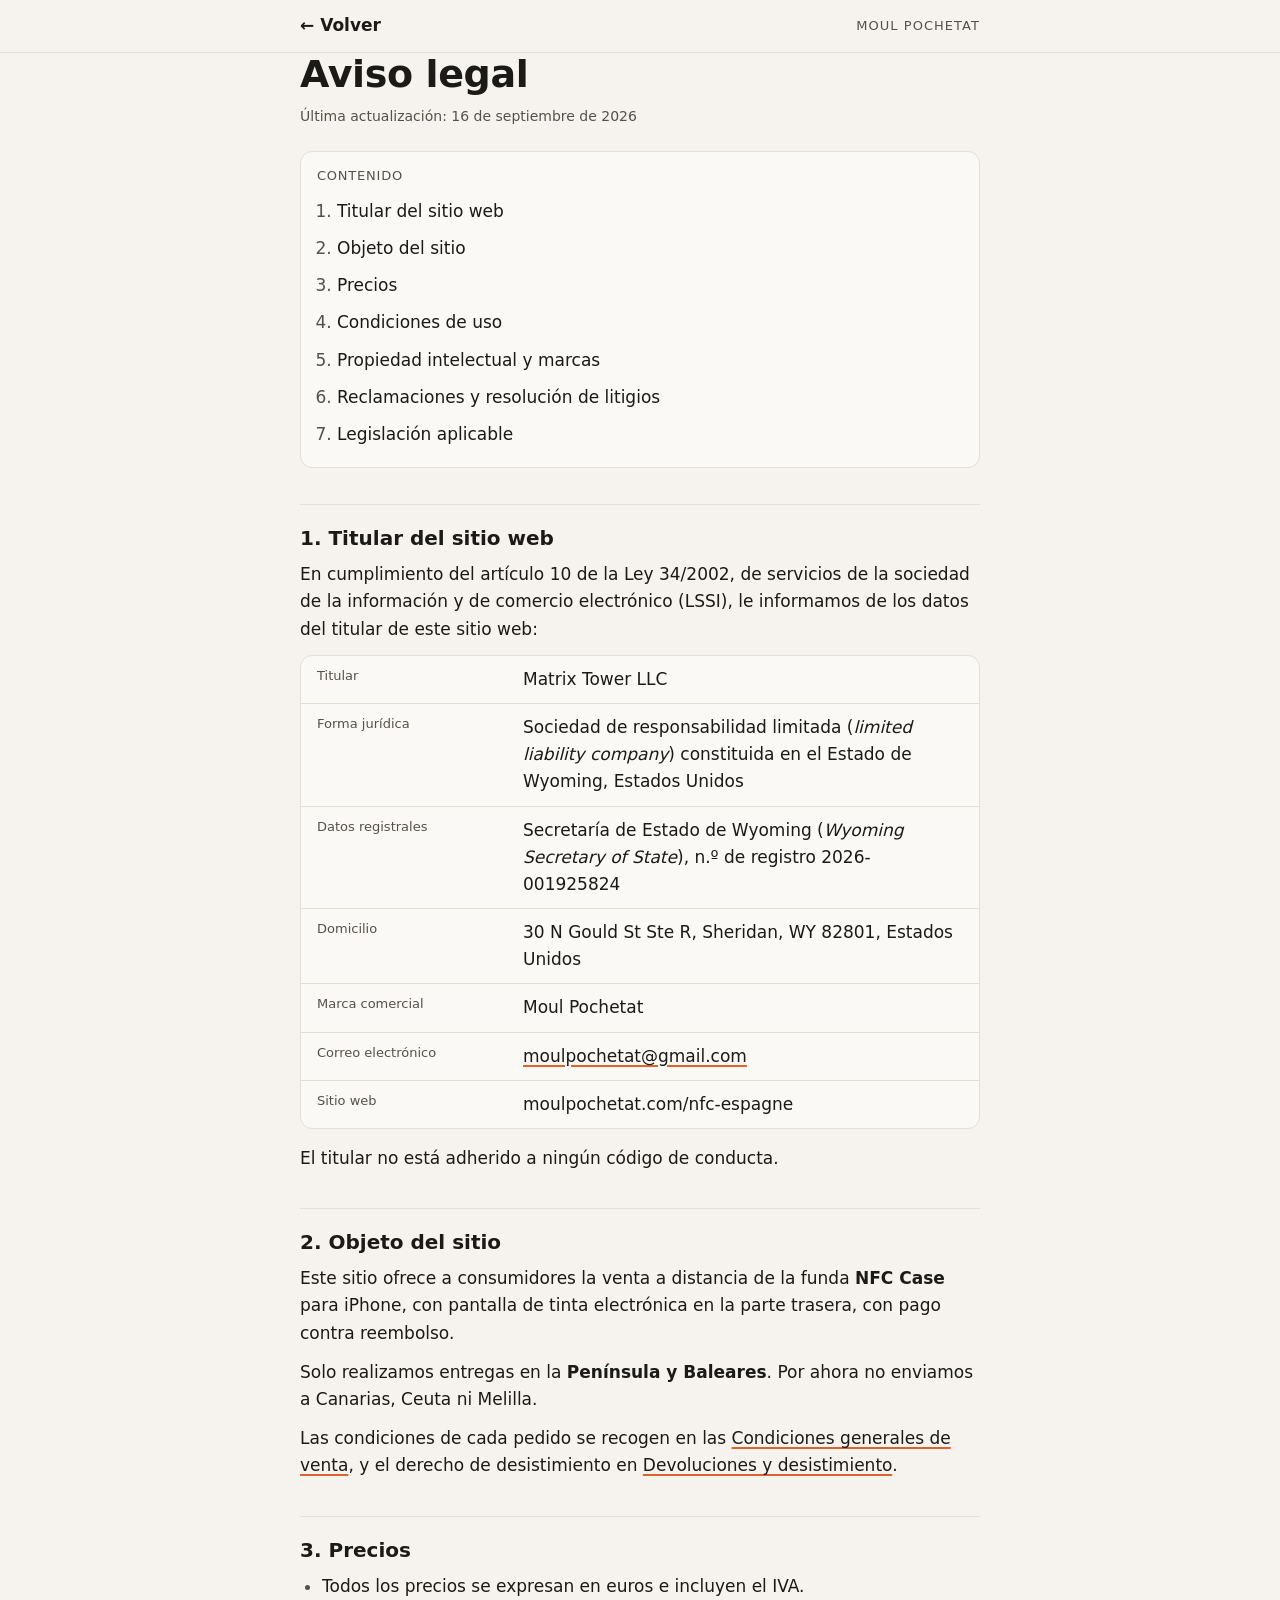
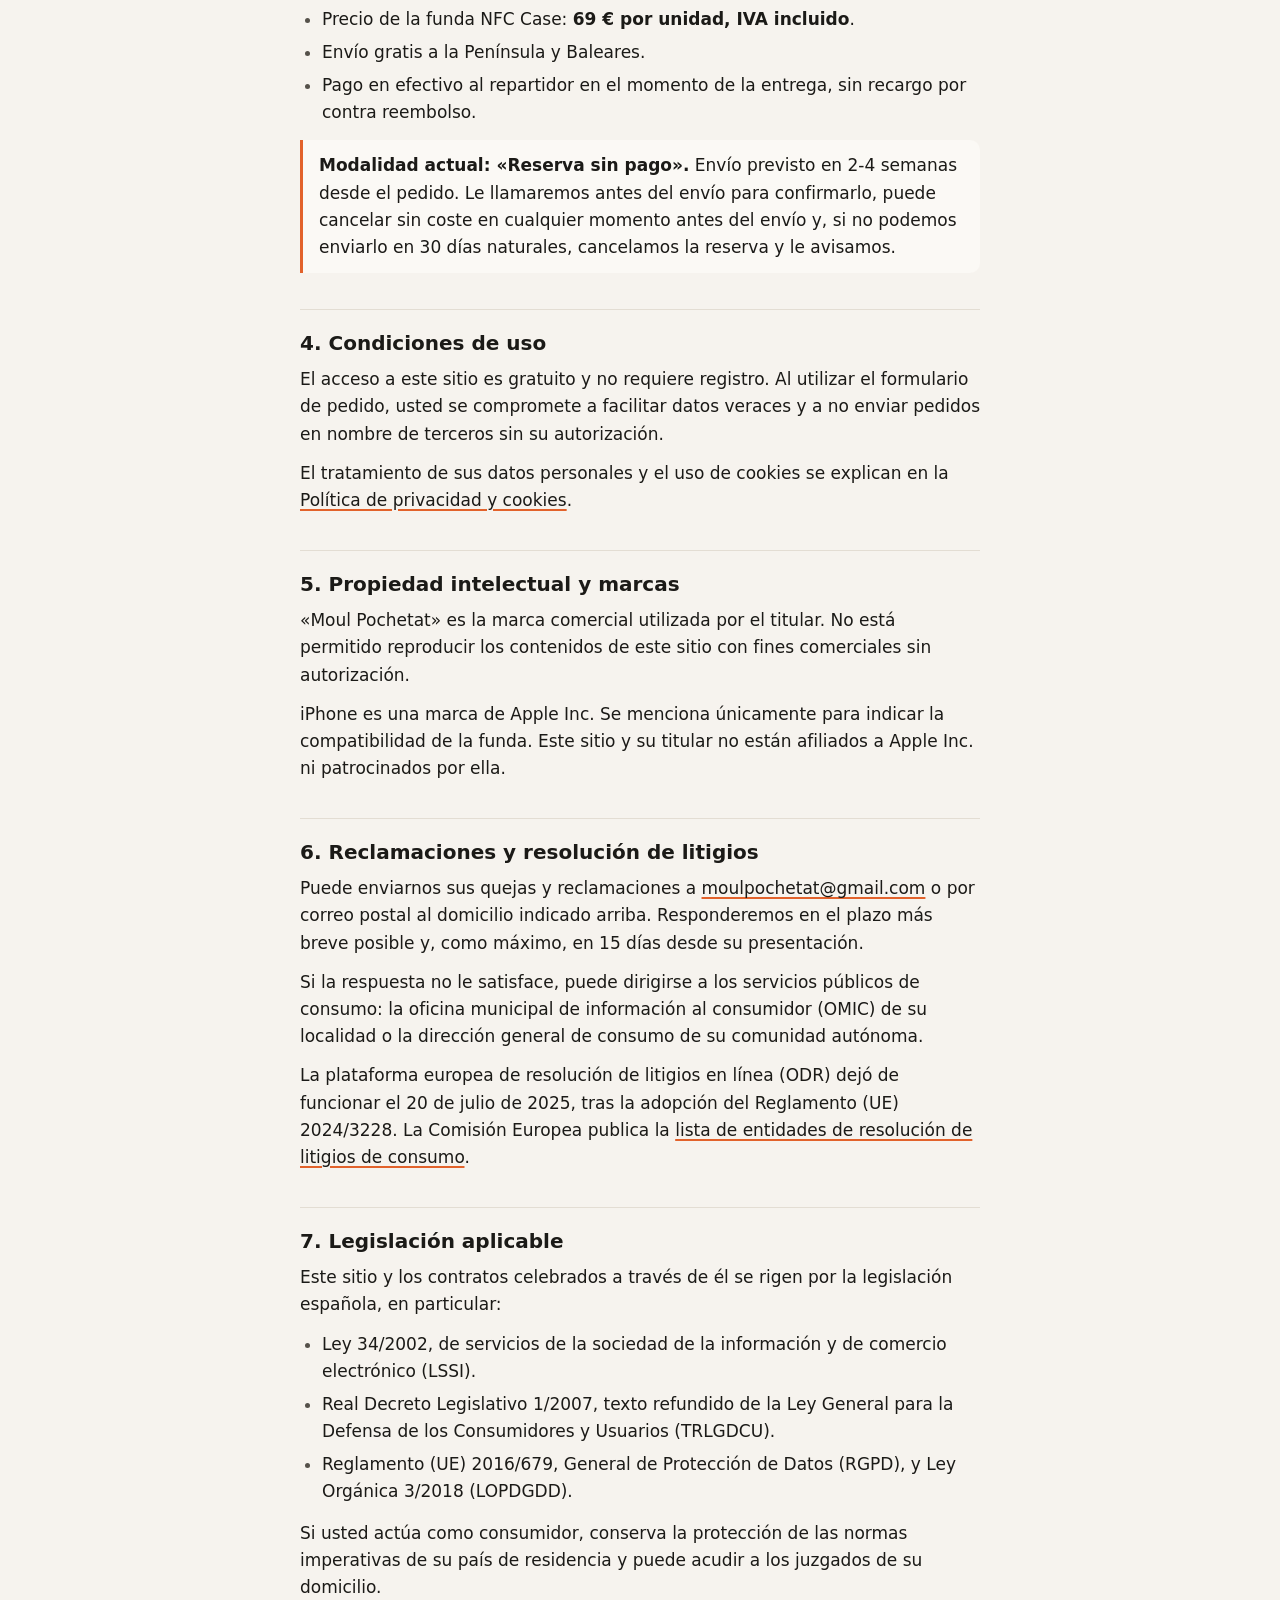
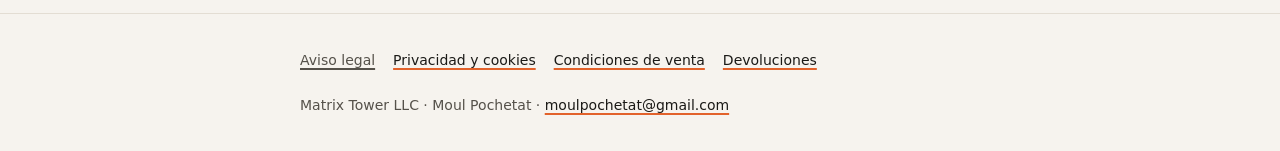
<file: legal/aviso-legal.html>
<!doctype html>
<html lang="es">
<head>
<meta charset="utf-8">
<meta name="viewport" content="width=device-width, initial-scale=1, viewport-fit=cover">
<meta name="robots" content="noindex,nofollow">
<meta name="theme-color" content="#F6F3EE">
<title>Aviso legal · NFC Case</title>
<meta name="description" content="Datos identificativos del titular de moulpochetat.com/nfc-espagne: Matrix Tower LLC, marca comercial Moul Pochetat.">
<link rel="icon" href="data:,">
<link rel="stylesheet" href="legal.css">
</head>
<body>
<header class="top">
  <div class="wrap">
    <a class="back" href="../index.html">← Volver</a>
    <span class="brand">Moul Pochetat</span>
  </div>
</header>

<main class="wrap">
  <h1>Aviso legal</h1>
  <p class="updated">Última actualización: 16 de septiembre de 2026</p>

  <nav class="toc" aria-label="Contenido">
    <p>Contenido</p>
    <ol>
      <li><a href="#titular">Titular del sitio web</a></li>
      <li><a href="#objeto">Objeto del sitio</a></li>
      <li><a href="#precios">Precios</a></li>
      <li><a href="#uso">Condiciones de uso</a></li>
      <li><a href="#propiedad">Propiedad intelectual y marcas</a></li>
      <li><a href="#reclamaciones">Reclamaciones y resolución de litigios</a></li>
      <li><a href="#ley">Legislación aplicable</a></li>
    </ol>
  </nav>

  <h2 id="titular">1. Titular del sitio web</h2>
  <p>En cumplimiento del artículo 10 de la Ley 34/2002, de servicios de la sociedad de la información y de comercio electrónico (LSSI), le informamos de los datos del titular de este sitio web:</p>
  <dl class="facts">
    <div><dt>Titular</dt><dd>Matrix Tower LLC</dd></div>
    <div><dt>Forma jurídica</dt><dd>Sociedad de responsabilidad limitada (<i lang="en">limited liability company</i>) constituida en el Estado de Wyoming, Estados Unidos</dd></div>
    <div><dt>Datos registrales</dt><dd>Secretaría de Estado de Wyoming (<i lang="en">Wyoming Secretary of State</i>), n.º de registro 2026-001925824</dd></div>
    <div><dt>Domicilio</dt><dd>30 N Gould St Ste R, Sheridan, WY 82801, Estados Unidos</dd></div>
    <div><dt>Marca comercial</dt><dd>Moul Pochetat</dd></div>
    <div><dt>Correo electrónico</dt><dd><a href="mailto:moulpochetat@gmail.com">moulpochetat@gmail.com</a></dd></div>
    <div><dt>Sitio web</dt><dd>moulpochetat.com/nfc-espagne</dd></div>
  </dl>
  <p>El titular no está adherido a ningún código de conducta.</p>

  <h2 id="objeto">2. Objeto del sitio</h2>
  <p>Este sitio ofrece a consumidores la venta a distancia de la funda <strong>NFC Case</strong> para iPhone, con pantalla de tinta electrónica en la parte trasera, con pago contra reembolso.</p>
  <p>Solo realizamos entregas en la <strong>Península y Baleares</strong>. Por ahora no enviamos a Canarias, Ceuta ni Melilla.</p>
  <p>Las condiciones de cada pedido se recogen en las <a href="condiciones.html">Condiciones generales de venta</a>, y el derecho de desistimiento en <a href="devoluciones.html">Devoluciones y desistimiento</a>.</p>

  <h2 id="precios">3. Precios</h2>
  <ul>
    <li>Todos los precios se expresan en euros e incluyen el IVA.</li>
    <li>Precio de la funda NFC Case: <strong>69 € por unidad, IVA incluido</strong>.</li>
    <li>Envío gratis a la Península y Baleares.</li>
    <li>Pago en efectivo al repartidor en el momento de la entrega, sin recargo por contra reembolso.</li>
  </ul>
  <div class="note">
    <p><strong>Modalidad actual: «Reserva sin pago».</strong> Envío previsto en 2-4 semanas desde el pedido. Le llamaremos antes del envío para confirmarlo, puede cancelar sin coste en cualquier momento antes del envío y, si no podemos enviarlo en 30 días naturales, cancelamos la reserva y le avisamos.</p>
  </div>

  <h2 id="uso">4. Condiciones de uso</h2>
  <p>El acceso a este sitio es gratuito y no requiere registro. Al utilizar el formulario de pedido, usted se compromete a facilitar datos veraces y a no enviar pedidos en nombre de terceros sin su autorización.</p>
  <p>El tratamiento de sus datos personales y el uso de cookies se explican en la <a href="privacidad.html">Política de privacidad y cookies</a>.</p>

  <h2 id="propiedad">5. Propiedad intelectual y marcas</h2>
  <p>«Moul Pochetat» es la marca comercial utilizada por el titular. No está permitido reproducir los contenidos de este sitio con fines comerciales sin autorización.</p>
  <p>iPhone es una marca de Apple Inc. Se menciona únicamente para indicar la compatibilidad de la funda. Este sitio y su titular no están afiliados a Apple Inc. ni patrocinados por ella.</p>

  <h2 id="reclamaciones">6. Reclamaciones y resolución de litigios</h2>
  <p>Puede enviarnos sus quejas y reclamaciones a <a href="mailto:moulpochetat@gmail.com">moulpochetat@gmail.com</a> o por correo postal al domicilio indicado arriba. Responderemos en el plazo más breve posible y, como máximo, en 15 días desde su presentación.</p>
  <p>Si la respuesta no le satisface, puede dirigirse a los servicios públicos de consumo: la oficina municipal de información al consumidor (OMIC) de su localidad o la dirección general de consumo de su comunidad autónoma.</p>
  <p>La plataforma europea de resolución de litigios en línea (ODR) dejó de funcionar el 20 de julio de 2025, tras la adopción del Reglamento (UE) 2024/3228. La Comisión Europea publica la <a href="https://consumer-redress.ec.europa.eu/dispute-resolution-bodies" rel="noopener">lista de entidades de resolución de litigios de consumo</a>.</p>

  <h2 id="ley">7. Legislación aplicable</h2>
  <p>Este sitio y los contratos celebrados a través de él se rigen por la legislación española, en particular:</p>
  <ul>
    <li>Ley 34/2002, de servicios de la sociedad de la información y de comercio electrónico (LSSI).</li>
    <li>Real Decreto Legislativo 1/2007, texto refundido de la Ley General para la Defensa de los Consumidores y Usuarios (TRLGDCU).</li>
    <li>Reglamento (UE) 2016/679, General de Protección de Datos (RGPD), y Ley Orgánica 3/2018 (LOPDGDD).</li>
  </ul>
  <p>Si usted actúa como consumidor, conserva la protección de las normas imperativas de su país de residencia y puede acudir a los juzgados de su domicilio.</p>
</main>

<footer class="foot-legal">
  <div class="wrap">
    <nav aria-label="Información legal">
      <ul>
        <li><a href="aviso-legal.html" aria-current="page">Aviso legal</a></li>
        <li><a href="privacidad.html">Privacidad y cookies</a></li>
        <li><a href="condiciones.html">Condiciones de venta</a></li>
        <li><a href="devoluciones.html">Devoluciones</a></li>
      </ul>
    </nav>
    <p>Matrix Tower LLC · Moul Pochetat · <a href="mailto:moulpochetat@gmail.com">moulpochetat@gmail.com</a></p>
  </div>
</footer>
</body>
</html>
</file>
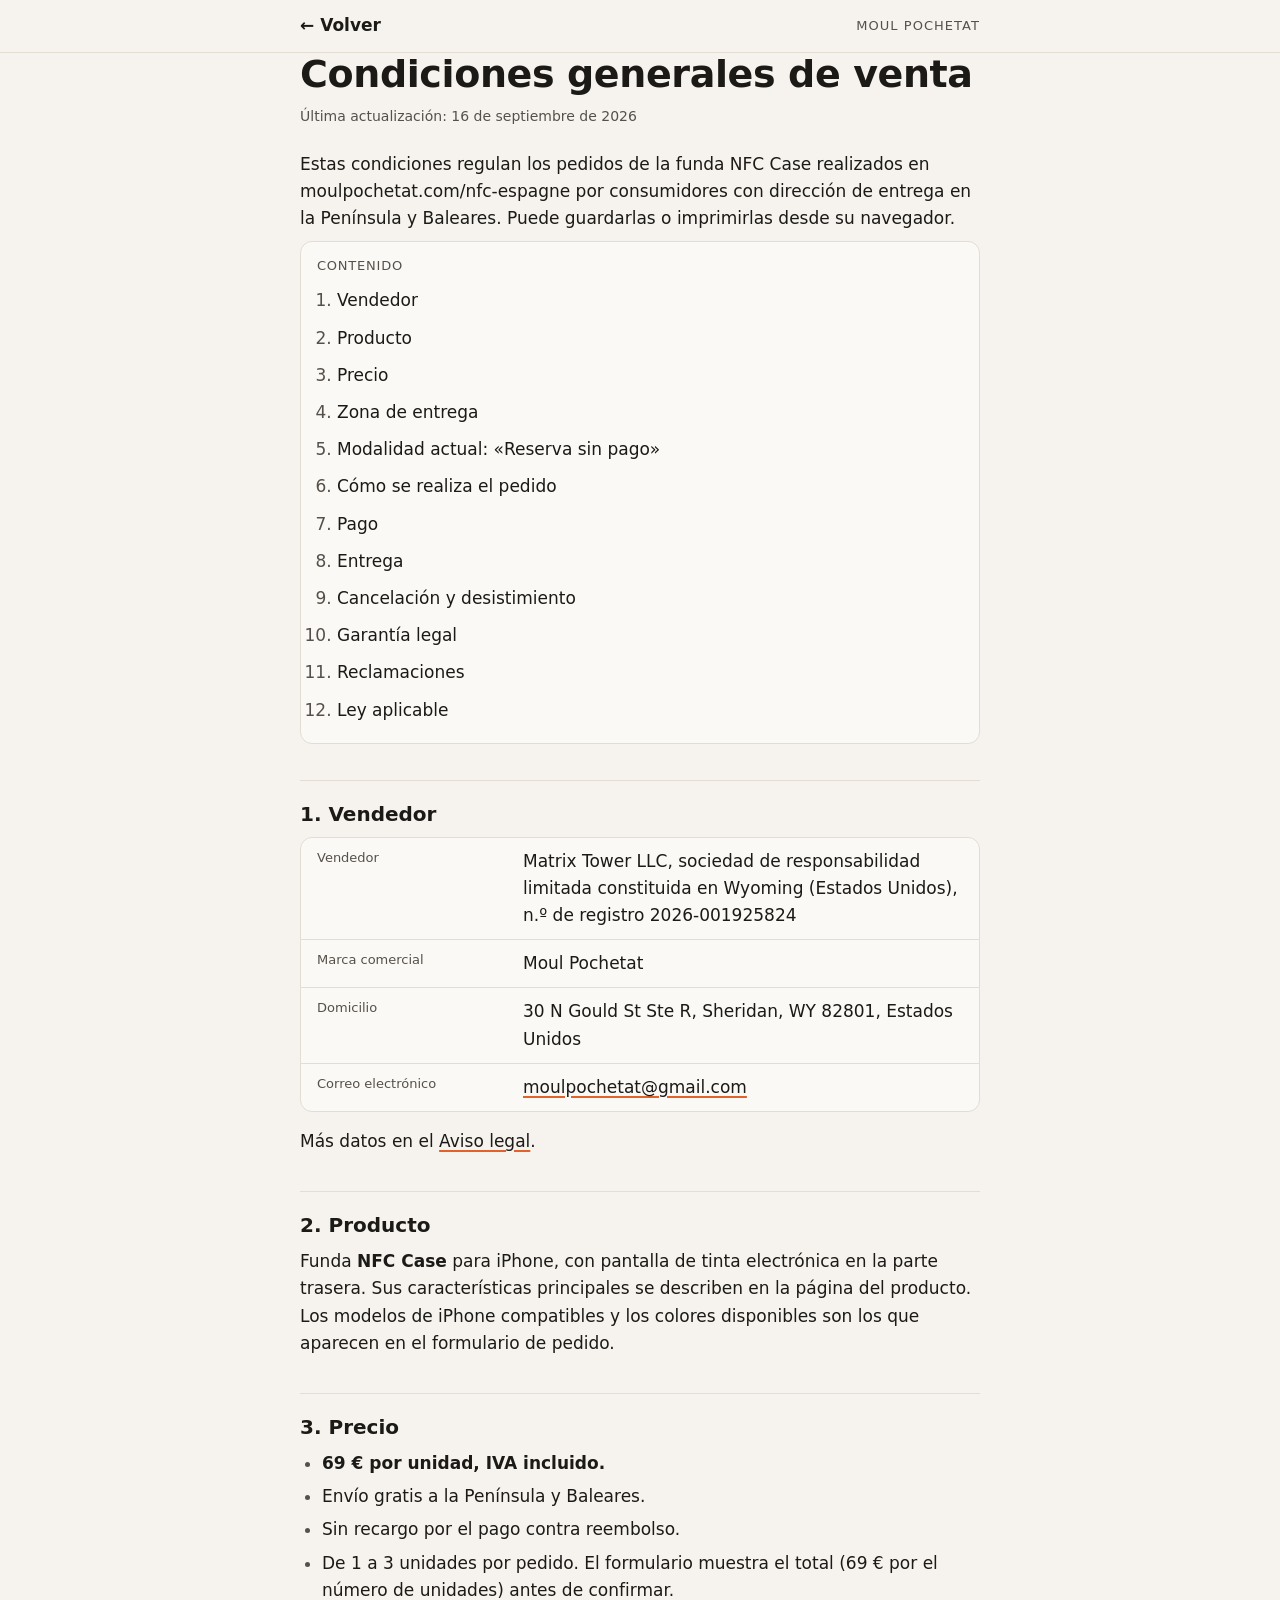
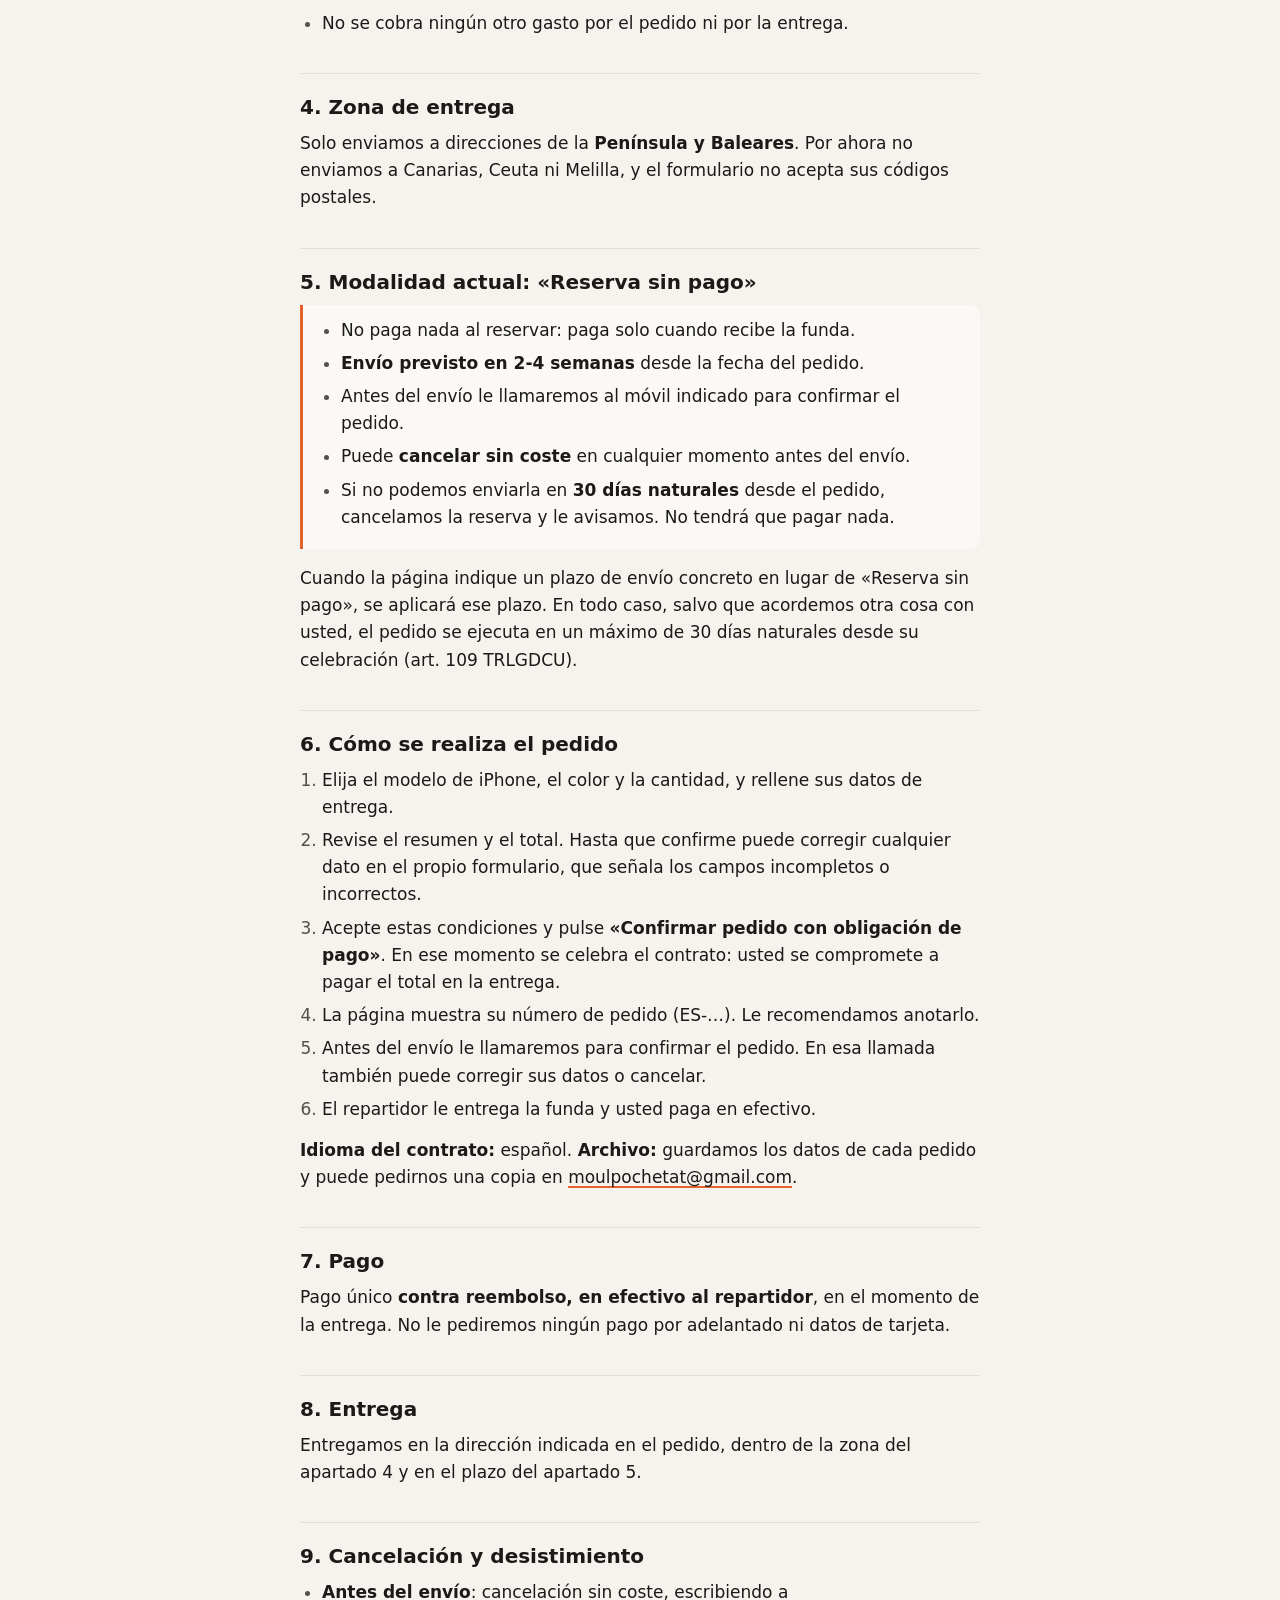
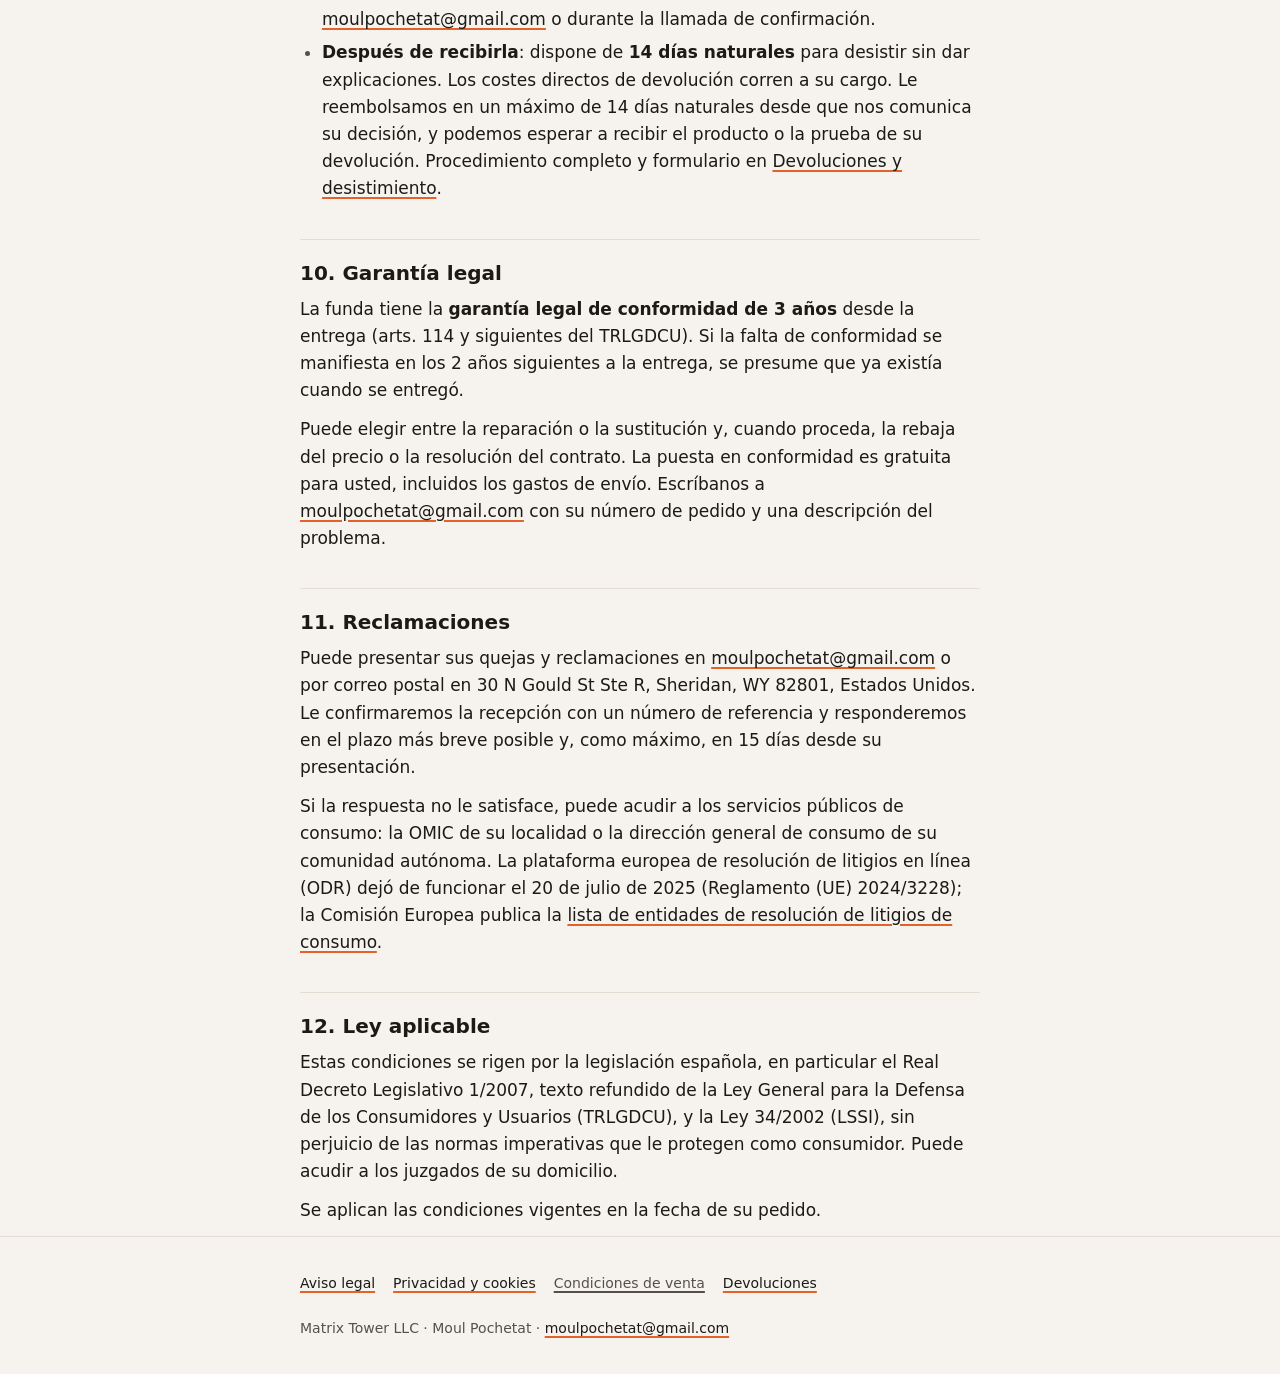
<file: legal/condiciones.html>
<!doctype html>
<html lang="es">
<head>
<meta charset="utf-8">
<meta name="viewport" content="width=device-width, initial-scale=1, viewport-fit=cover">
<meta name="robots" content="noindex,nofollow">
<meta name="theme-color" content="#F6F3EE">
<title>Condiciones de venta · NFC Case</title>
<meta name="description" content="Condiciones generales de venta de la funda NFC Case: precio, reserva sin pago, pago contra reembolso, entrega, desistimiento y garantía.">
<link rel="icon" href="data:,">
<link rel="stylesheet" href="legal.css">
</head>
<body>
<header class="top">
  <div class="wrap">
    <a class="back" href="../index.html">← Volver</a>
    <span class="brand">Moul Pochetat</span>
  </div>
</header>

<main class="wrap">
  <h1>Condiciones generales de venta</h1>
  <p class="updated">Última actualización: 16 de septiembre de 2026</p>
  <p class="lead">Estas condiciones regulan los pedidos de la funda NFC Case realizados en moulpochetat.com/nfc-espagne por consumidores con dirección de entrega en la Península y Baleares. Puede guardarlas o imprimirlas desde su navegador.</p>

  <nav class="toc" aria-label="Contenido">
    <p>Contenido</p>
    <ol>
      <li><a href="#vendedor">Vendedor</a></li>
      <li><a href="#producto">Producto</a></li>
      <li><a href="#precio">Precio</a></li>
      <li><a href="#zona">Zona de entrega</a></li>
      <li><a href="#reserva">Modalidad actual: «Reserva sin pago»</a></li>
      <li><a href="#pedido">Cómo se realiza el pedido</a></li>
      <li><a href="#pago">Pago</a></li>
      <li><a href="#entrega">Entrega</a></li>
      <li><a href="#cancelacion">Cancelación y desistimiento</a></li>
      <li><a href="#garantia">Garantía legal</a></li>
      <li><a href="#reclamaciones">Reclamaciones</a></li>
      <li><a href="#ley">Ley aplicable</a></li>
    </ol>
  </nav>

  <h2 id="vendedor">1. Vendedor</h2>
  <dl class="facts">
    <div><dt>Vendedor</dt><dd>Matrix Tower LLC, sociedad de responsabilidad limitada constituida en Wyoming (Estados Unidos), n.º de registro 2026-001925824</dd></div>
    <div><dt>Marca comercial</dt><dd>Moul Pochetat</dd></div>
    <div><dt>Domicilio</dt><dd>30 N Gould St Ste R, Sheridan, WY 82801, Estados Unidos</dd></div>
    <div><dt>Correo electrónico</dt><dd><a href="mailto:moulpochetat@gmail.com">moulpochetat@gmail.com</a></dd></div>
  </dl>
  <p>Más datos en el <a href="aviso-legal.html">Aviso legal</a>.</p>

  <h2 id="producto">2. Producto</h2>
  <p>Funda <strong>NFC Case</strong> para iPhone, con pantalla de tinta electrónica en la parte trasera. Sus características principales se describen en la página del producto. Los modelos de iPhone compatibles y los colores disponibles son los que aparecen en el formulario de pedido.</p>

  <h2 id="precio">3. Precio</h2>
  <ul>
    <li><strong>69 € por unidad, IVA incluido.</strong></li>
    <li>Envío gratis a la Península y Baleares.</li>
    <li>Sin recargo por el pago contra reembolso.</li>
    <li>De 1 a 3 unidades por pedido. El formulario muestra el total (69 € por el número de unidades) antes de confirmar.</li>
    <li>No se cobra ningún otro gasto por el pedido ni por la entrega.</li>
  </ul>

  <h2 id="zona">4. Zona de entrega</h2>
  <p>Solo enviamos a direcciones de la <strong>Península y Baleares</strong>. Por ahora no enviamos a Canarias, Ceuta ni Melilla, y el formulario no acepta sus códigos postales.</p>

  <h2 id="reserva">5. Modalidad actual: «Reserva sin pago»</h2>
  <div class="note">
    <ul>
      <li>No paga nada al reservar: paga solo cuando recibe la funda.</li>
      <li><strong>Envío previsto en 2-4 semanas</strong> desde la fecha del pedido.</li>
      <li>Antes del envío le llamaremos al móvil indicado para confirmar el pedido.</li>
      <li>Puede <strong>cancelar sin coste</strong> en cualquier momento antes del envío.</li>
      <li>Si no podemos enviarla en <strong>30 días naturales</strong> desde el pedido, cancelamos la reserva y le avisamos. No tendrá que pagar nada.</li>
    </ul>
  </div>
  <p>Cuando la página indique un plazo de envío concreto en lugar de «Reserva sin pago», se aplicará ese plazo. En todo caso, salvo que acordemos otra cosa con usted, el pedido se ejecuta en un máximo de 30 días naturales desde su celebración (art. 109 TRLGDCU).</p>

  <h2 id="pedido">6. Cómo se realiza el pedido</h2>
  <ol>
    <li>Elija el modelo de iPhone, el color y la cantidad, y rellene sus datos de entrega.</li>
    <li>Revise el resumen y el total. Hasta que confirme puede corregir cualquier dato en el propio formulario, que señala los campos incompletos o incorrectos.</li>
    <li>Acepte estas condiciones y pulse <strong>«Confirmar pedido con obligación de pago»</strong>. En ese momento se celebra el contrato: usted se compromete a pagar el total en la entrega.</li>
    <li>La página muestra su número de pedido (ES-…). Le recomendamos anotarlo.</li>
    <li>Antes del envío le llamaremos para confirmar el pedido. En esa llamada también puede corregir sus datos o cancelar.</li>
    <li>El repartidor le entrega la funda y usted paga en efectivo.</li>
  </ol>
  <p><strong>Idioma del contrato:</strong> español. <strong>Archivo:</strong> guardamos los datos de cada pedido y puede pedirnos una copia en <a href="mailto:moulpochetat@gmail.com">moulpochetat@gmail.com</a>.</p>

  <h2 id="pago">7. Pago</h2>
  <p>Pago único <strong>contra reembolso, en efectivo al repartidor</strong>, en el momento de la entrega. No le pediremos ningún pago por adelantado ni datos de tarjeta.</p>

  <h2 id="entrega">8. Entrega</h2>
  <p>Entregamos en la dirección indicada en el pedido, dentro de la zona del apartado 4 y en el plazo del apartado 5.</p>

  <h2 id="cancelacion">9. Cancelación y desistimiento</h2>
  <ul>
    <li><strong>Antes del envío</strong>: cancelación sin coste, escribiendo a <a href="mailto:moulpochetat@gmail.com">moulpochetat@gmail.com</a> o durante la llamada de confirmación.</li>
    <li><strong>Después de recibirla</strong>: dispone de <strong>14 días naturales</strong> para desistir sin dar explicaciones. Los costes directos de devolución corren a su cargo. Le reembolsamos en un máximo de 14 días naturales desde que nos comunica su decisión, y podemos esperar a recibir el producto o la prueba de su devolución. Procedimiento completo y formulario en <a href="devoluciones.html">Devoluciones y desistimiento</a>.</li>
  </ul>

  <h2 id="garantia">10. Garantía legal</h2>
  <p>La funda tiene la <strong>garantía legal de conformidad de 3 años</strong> desde la entrega (arts. 114 y siguientes del TRLGDCU). Si la falta de conformidad se manifiesta en los 2 años siguientes a la entrega, se presume que ya existía cuando se entregó.</p>
  <p>Puede elegir entre la reparación o la sustitución y, cuando proceda, la rebaja del precio o la resolución del contrato. La puesta en conformidad es gratuita para usted, incluidos los gastos de envío. Escríbanos a <a href="mailto:moulpochetat@gmail.com">moulpochetat@gmail.com</a> con su número de pedido y una descripción del problema.</p>

  <h2 id="reclamaciones">11. Reclamaciones</h2>
  <p>Puede presentar sus quejas y reclamaciones en <a href="mailto:moulpochetat@gmail.com">moulpochetat@gmail.com</a> o por correo postal en 30 N Gould St Ste R, Sheridan, WY 82801, Estados Unidos. Le confirmaremos la recepción con un número de referencia y responderemos en el plazo más breve posible y, como máximo, en 15 días desde su presentación.</p>
  <p>Si la respuesta no le satisface, puede acudir a los servicios públicos de consumo: la OMIC de su localidad o la dirección general de consumo de su comunidad autónoma. La plataforma europea de resolución de litigios en línea (ODR) dejó de funcionar el 20 de julio de 2025 (Reglamento (UE) 2024/3228); la Comisión Europea publica la <a href="https://consumer-redress.ec.europa.eu/dispute-resolution-bodies" rel="noopener">lista de entidades de resolución de litigios de consumo</a>.</p>

  <h2 id="ley">12. Ley aplicable</h2>
  <p>Estas condiciones se rigen por la legislación española, en particular el Real Decreto Legislativo 1/2007, texto refundido de la Ley General para la Defensa de los Consumidores y Usuarios (TRLGDCU), y la Ley 34/2002 (LSSI), sin perjuicio de las normas imperativas que le protegen como consumidor. Puede acudir a los juzgados de su domicilio.</p>
  <p>Se aplican las condiciones vigentes en la fecha de su pedido.</p>
</main>

<footer class="foot-legal">
  <div class="wrap">
    <nav aria-label="Información legal">
      <ul>
        <li><a href="aviso-legal.html">Aviso legal</a></li>
        <li><a href="privacidad.html">Privacidad y cookies</a></li>
        <li><a href="condiciones.html" aria-current="page">Condiciones de venta</a></li>
        <li><a href="devoluciones.html">Devoluciones</a></li>
      </ul>
    </nav>
    <p>Matrix Tower LLC · Moul Pochetat · <a href="mailto:moulpochetat@gmail.com">moulpochetat@gmail.com</a></p>
  </div>
</footer>
</body>
</html>
</file>
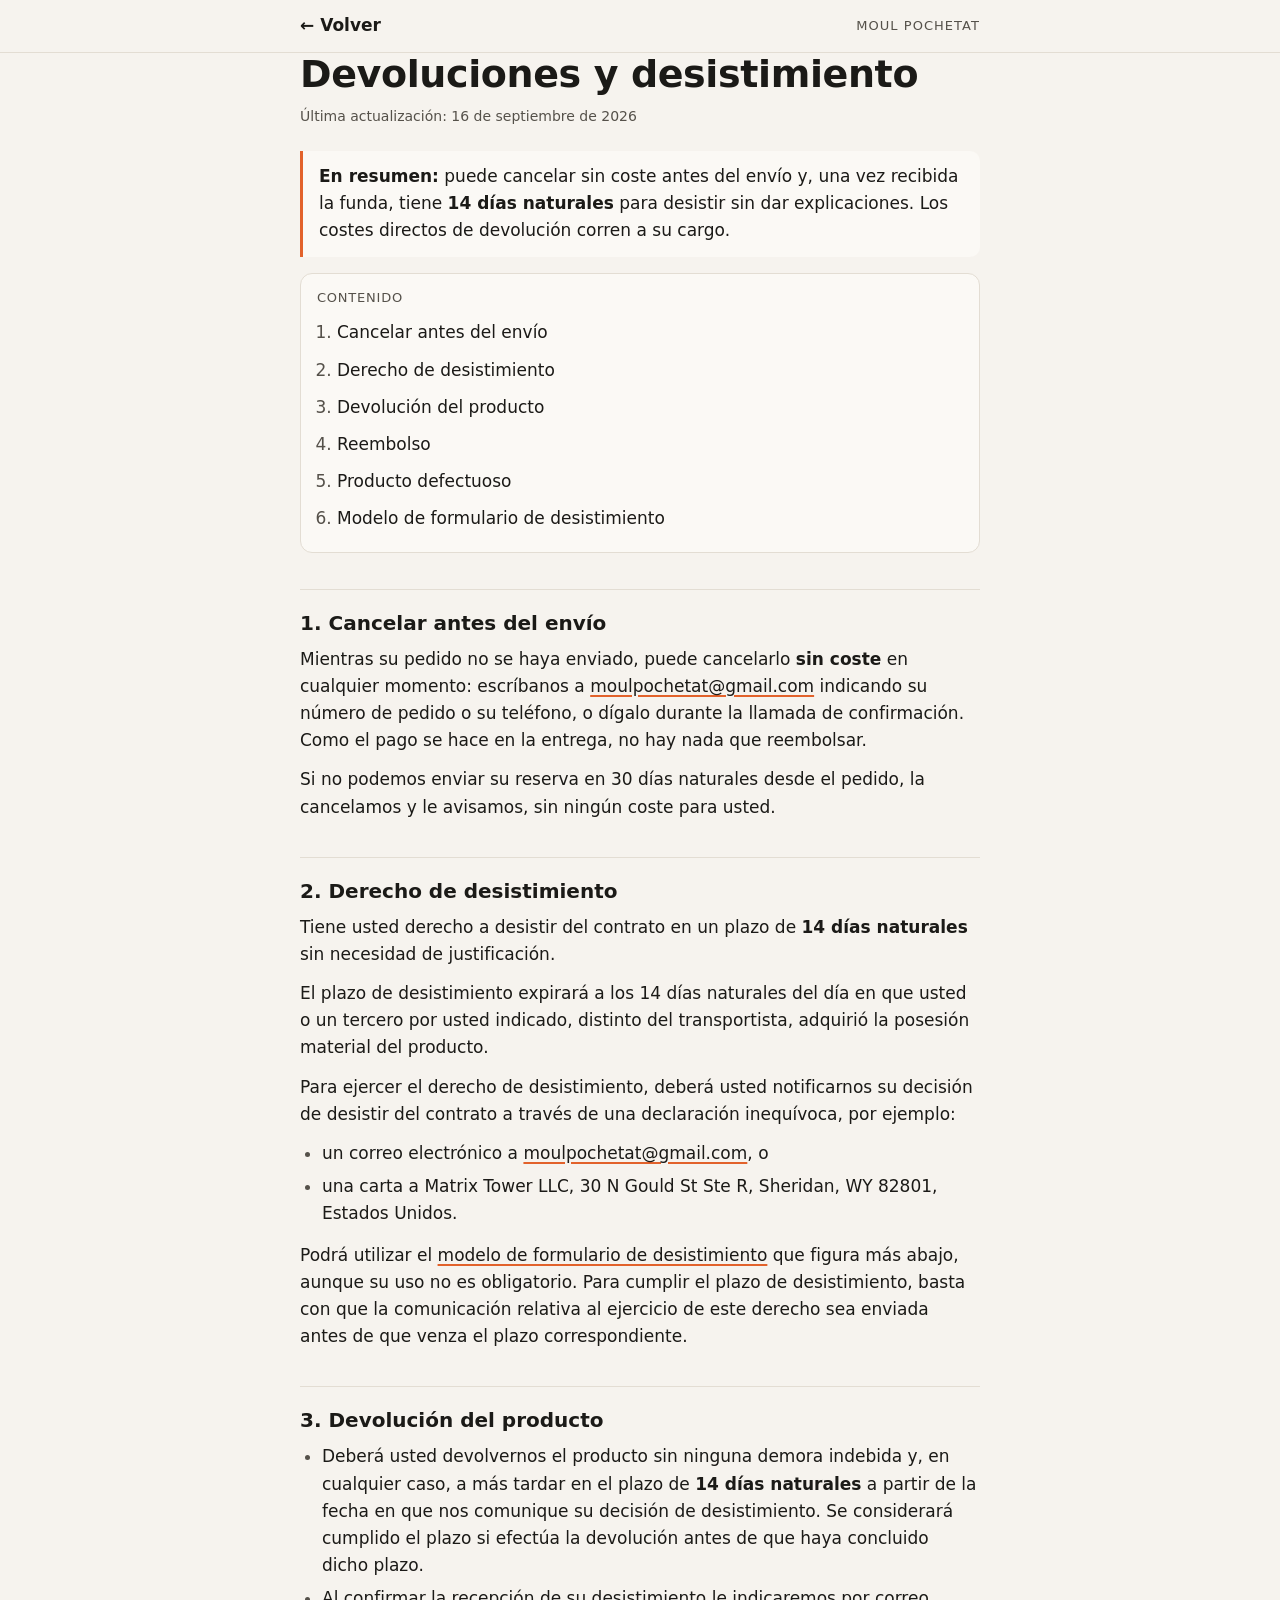
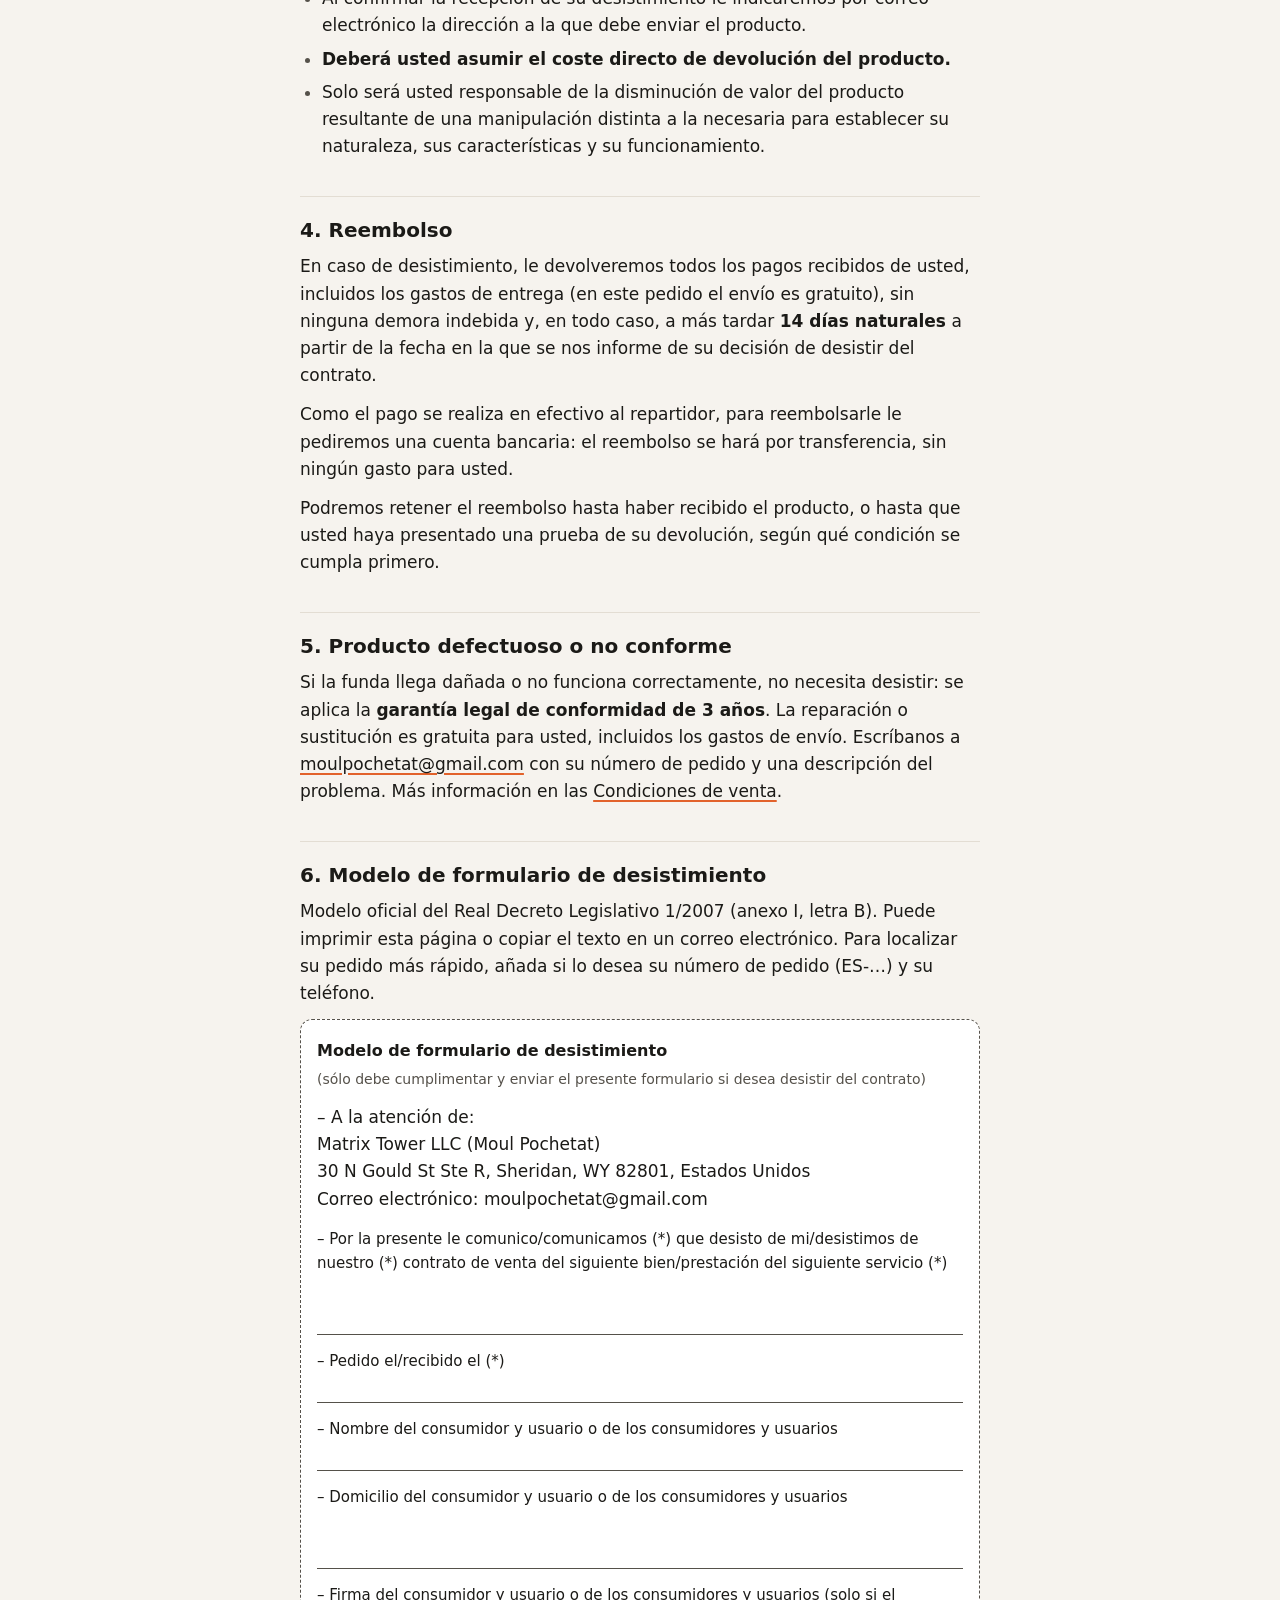
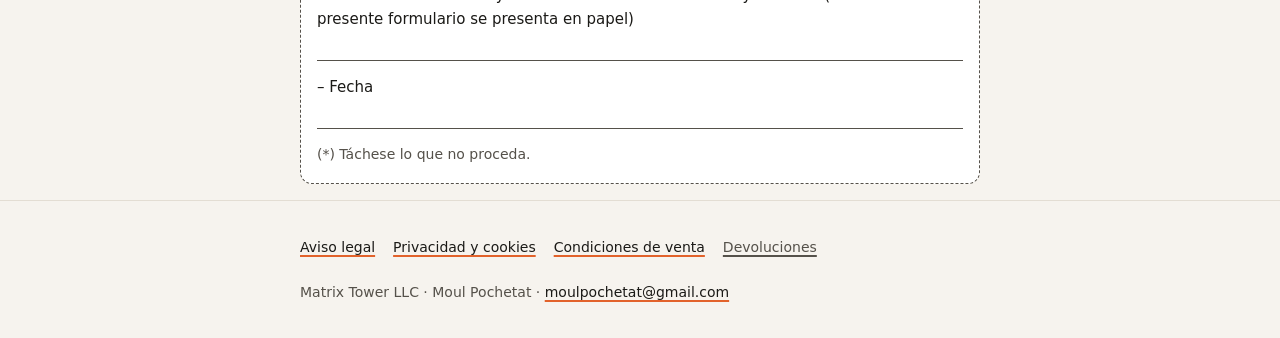
<file: legal/devoluciones.html>
<!doctype html>
<html lang="es">
<head>
<meta charset="utf-8">
<meta name="viewport" content="width=device-width, initial-scale=1, viewport-fit=cover">
<meta name="robots" content="noindex,nofollow">
<meta name="theme-color" content="#F6F3EE">
<title>Devoluciones · NFC Case</title>
<meta name="description" content="Cancelación antes del envío, derecho de desistimiento de 14 días, reembolso y modelo de formulario de desistimiento.">
<link rel="icon" href="data:,">
<link rel="stylesheet" href="legal.css">
</head>
<body>
<header class="top">
  <div class="wrap">
    <a class="back" href="../index.html">← Volver</a>
    <span class="brand">Moul Pochetat</span>
  </div>
</header>

<main class="wrap">
  <h1>Devoluciones y desistimiento</h1>
  <p class="updated">Última actualización: 16 de septiembre de 2026</p>
  <div class="note">
    <p><strong>En resumen:</strong> puede cancelar sin coste antes del envío y, una vez recibida la funda, tiene <strong>14 días naturales</strong> para desistir sin dar explicaciones. Los costes directos de devolución corren a su cargo.</p>
  </div>

  <nav class="toc" aria-label="Contenido">
    <p>Contenido</p>
    <ol>
      <li><a href="#cancelar">Cancelar antes del envío</a></li>
      <li><a href="#desistimiento">Derecho de desistimiento</a></li>
      <li><a href="#devolucion">Devolución del producto</a></li>
      <li><a href="#reembolso">Reembolso</a></li>
      <li><a href="#defectuoso">Producto defectuoso</a></li>
      <li><a href="#formulario">Modelo de formulario de desistimiento</a></li>
    </ol>
  </nav>

  <h2 id="cancelar">1. Cancelar antes del envío</h2>
  <p>Mientras su pedido no se haya enviado, puede cancelarlo <strong>sin coste</strong> en cualquier momento: escríbanos a <a href="mailto:moulpochetat@gmail.com">moulpochetat@gmail.com</a> indicando su número de pedido o su teléfono, o dígalo durante la llamada de confirmación. Como el pago se hace en la entrega, no hay nada que reembolsar.</p>
  <p>Si no podemos enviar su reserva en 30 días naturales desde el pedido, la cancelamos y le avisamos, sin ningún coste para usted.</p>

  <h2 id="desistimiento">2. Derecho de desistimiento</h2>
  <p>Tiene usted derecho a desistir del contrato en un plazo de <strong>14 días naturales</strong> sin necesidad de justificación.</p>
  <p>El plazo de desistimiento expirará a los 14 días naturales del día en que usted o un tercero por usted indicado, distinto del transportista, adquirió la posesión material del producto.</p>
  <p>Para ejercer el derecho de desistimiento, deberá usted notificarnos su decisión de desistir del contrato a través de una declaración inequívoca, por ejemplo:</p>
  <ul>
    <li>un correo electrónico a <a href="mailto:moulpochetat@gmail.com">moulpochetat@gmail.com</a>, o</li>
    <li>una carta a Matrix Tower LLC, 30 N Gould St Ste R, Sheridan, WY 82801, Estados Unidos.</li>
  </ul>
  <p>Podrá utilizar el <a href="#formulario">modelo de formulario de desistimiento</a> que figura más abajo, aunque su uso no es obligatorio. Para cumplir el plazo de desistimiento, basta con que la comunicación relativa al ejercicio de este derecho sea enviada antes de que venza el plazo correspondiente.</p>

  <h2 id="devolucion">3. Devolución del producto</h2>
  <ul>
    <li>Deberá usted devolvernos el producto sin ninguna demora indebida y, en cualquier caso, a más tardar en el plazo de <strong>14 días naturales</strong> a partir de la fecha en que nos comunique su decisión de desistimiento. Se considerará cumplido el plazo si efectúa la devolución antes de que haya concluido dicho plazo.</li>
    <li>Al confirmar la recepción de su desistimiento le indicaremos por correo electrónico la dirección a la que debe enviar el producto.</li>
    <li><strong>Deberá usted asumir el coste directo de devolución del producto.</strong></li>
    <li>Solo será usted responsable de la disminución de valor del producto resultante de una manipulación distinta a la necesaria para establecer su naturaleza, sus características y su funcionamiento.</li>
  </ul>

  <h2 id="reembolso">4. Reembolso</h2>
  <p>En caso de desistimiento, le devolveremos todos los pagos recibidos de usted, incluidos los gastos de entrega (en este pedido el envío es gratuito), sin ninguna demora indebida y, en todo caso, a más tardar <strong>14 días naturales</strong> a partir de la fecha en la que se nos informe de su decisión de desistir del contrato.</p>
  <p>Como el pago se realiza en efectivo al repartidor, para reembolsarle le pediremos una cuenta bancaria: el reembolso se hará por transferencia, sin ningún gasto para usted.</p>
  <p>Podremos retener el reembolso hasta haber recibido el producto, o hasta que usted haya presentado una prueba de su devolución, según qué condición se cumpla primero.</p>

  <h2 id="defectuoso">5. Producto defectuoso o no conforme</h2>
  <p>Si la funda llega dañada o no funciona correctamente, no necesita desistir: se aplica la <strong>garantía legal de conformidad de 3 años</strong>. La reparación o sustitución es gratuita para usted, incluidos los gastos de envío. Escríbanos a <a href="mailto:moulpochetat@gmail.com">moulpochetat@gmail.com</a> con su número de pedido y una descripción del problema. Más información en las <a href="condiciones.html#garantia">Condiciones de venta</a>.</p>

  <h2 id="formulario">6. Modelo de formulario de desistimiento</h2>
  <p>Modelo oficial del Real Decreto Legislativo 1/2007 (anexo I, letra B). Puede imprimir esta página o copiar el texto en un correo electrónico. Para localizar su pedido más rápido, añada si lo desea su número de pedido (ES-…) y su teléfono.</p>

  <div class="form" role="group" aria-labelledby="form-title">
    <h3 id="form-title">Modelo de formulario de desistimiento</h3>
    <p class="hint">(sólo debe cumplimentar y enviar el presente formulario si desea desistir del contrato)</p>
    <p class="to">– A la atención de:<br>Matrix Tower LLC (Moul Pochetat)<br>30 N Gould St Ste R, Sheridan, WY 82801, Estados Unidos<br>Correo electrónico: moulpochetat@gmail.com</p>
    <div class="row">
      <span>– Por la presente le comunico/comunicamos (*) que desisto de mi/desistimos de nuestro (*) contrato de venta del siguiente bien/prestación del siguiente servicio (*)</span>
      <span class="fill tall" aria-hidden="true"></span>
    </div>
    <div class="row">
      <span>– Pedido el/recibido el (*)</span>
      <span class="fill" aria-hidden="true"></span>
    </div>
    <div class="row">
      <span>– Nombre del consumidor y usuario o de los consumidores y usuarios</span>
      <span class="fill" aria-hidden="true"></span>
    </div>
    <div class="row">
      <span>– Domicilio del consumidor y usuario o de los consumidores y usuarios</span>
      <span class="fill tall" aria-hidden="true"></span>
    </div>
    <div class="row">
      <span>– Firma del consumidor y usuario o de los consumidores y usuarios (solo si el presente formulario se presenta en papel)</span>
      <span class="fill" aria-hidden="true"></span>
    </div>
    <div class="row">
      <span>– Fecha</span>
      <span class="fill" aria-hidden="true"></span>
    </div>
    <p class="foot">(*) Táchese lo que no proceda.</p>
  </div>
</main>

<footer class="foot-legal">
  <div class="wrap">
    <nav aria-label="Información legal">
      <ul>
        <li><a href="aviso-legal.html">Aviso legal</a></li>
        <li><a href="privacidad.html">Privacidad y cookies</a></li>
        <li><a href="condiciones.html">Condiciones de venta</a></li>
        <li><a href="devoluciones.html" aria-current="page">Devoluciones</a></li>
      </ul>
    </nav>
    <p>Matrix Tower LLC · Moul Pochetat · <a href="mailto:moulpochetat@gmail.com">moulpochetat@gmail.com</a></p>
  </div>
</footer>
</body>
</html>
</file>
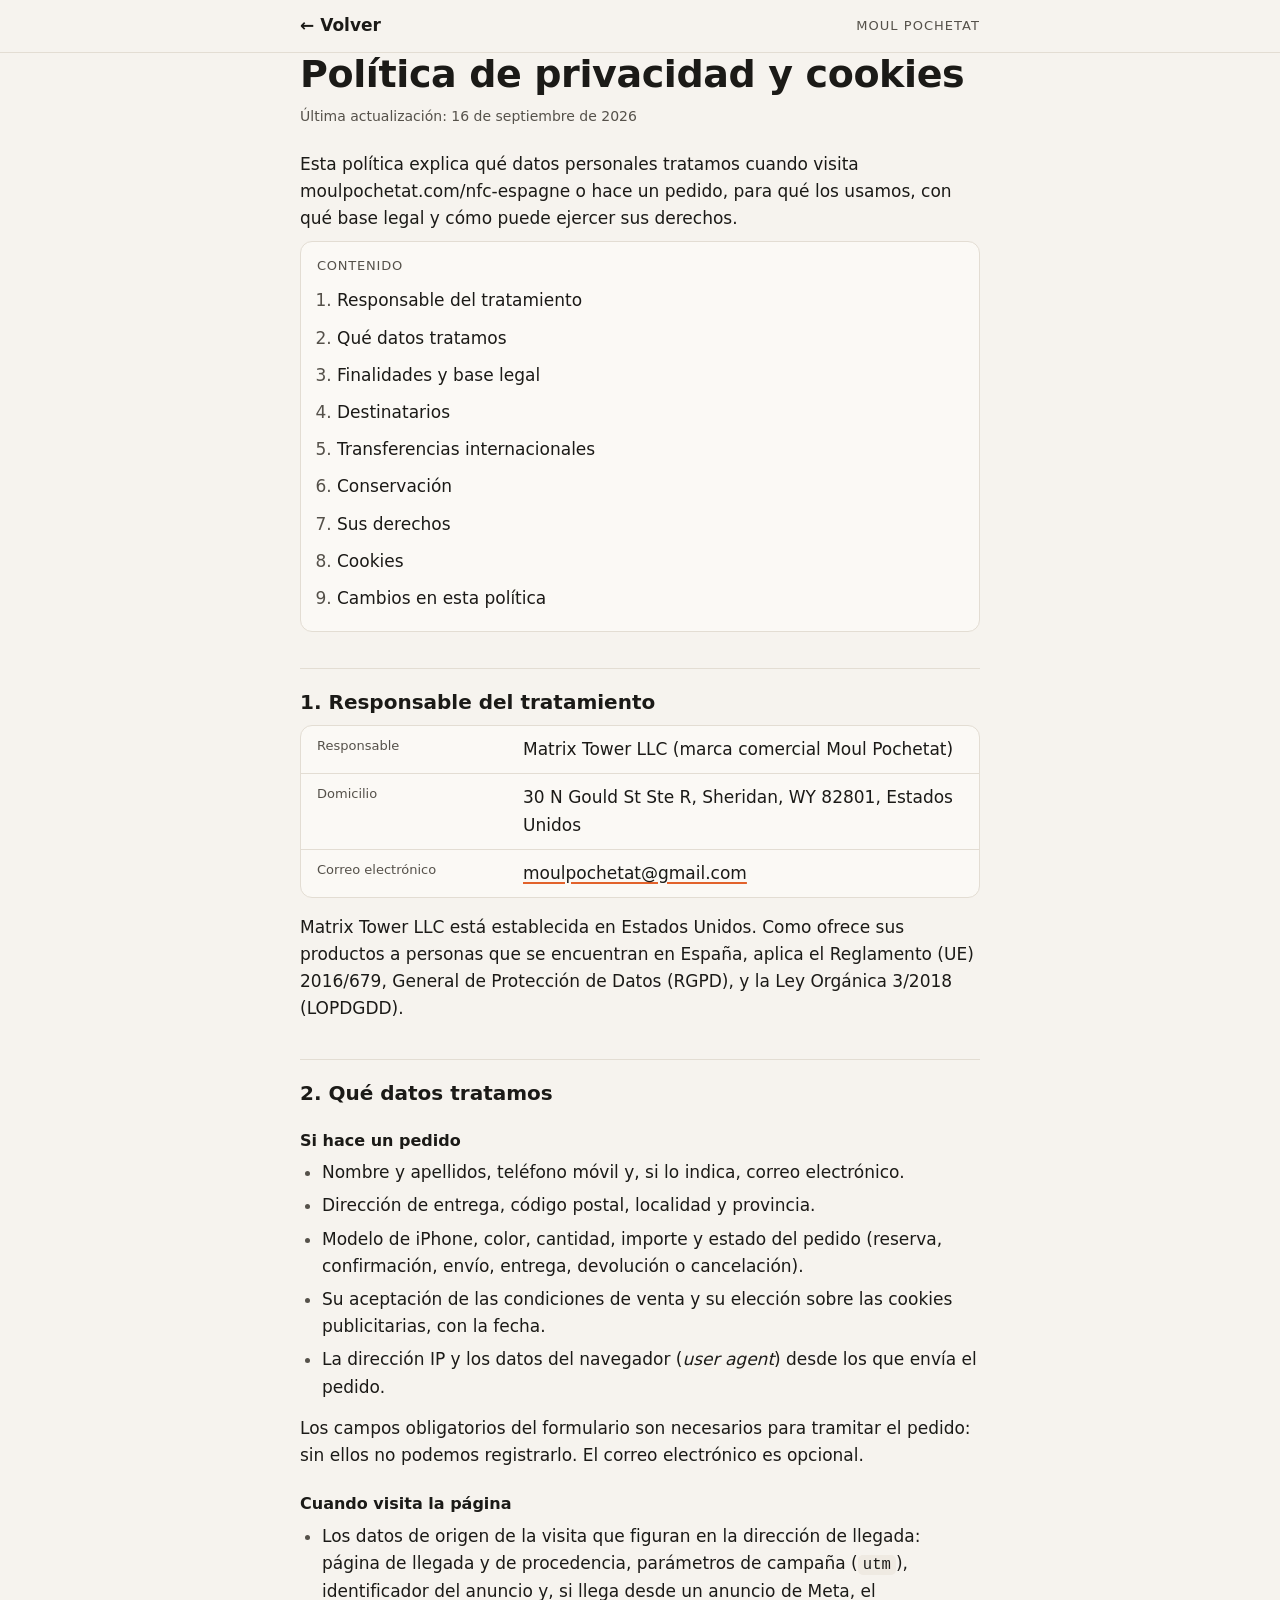
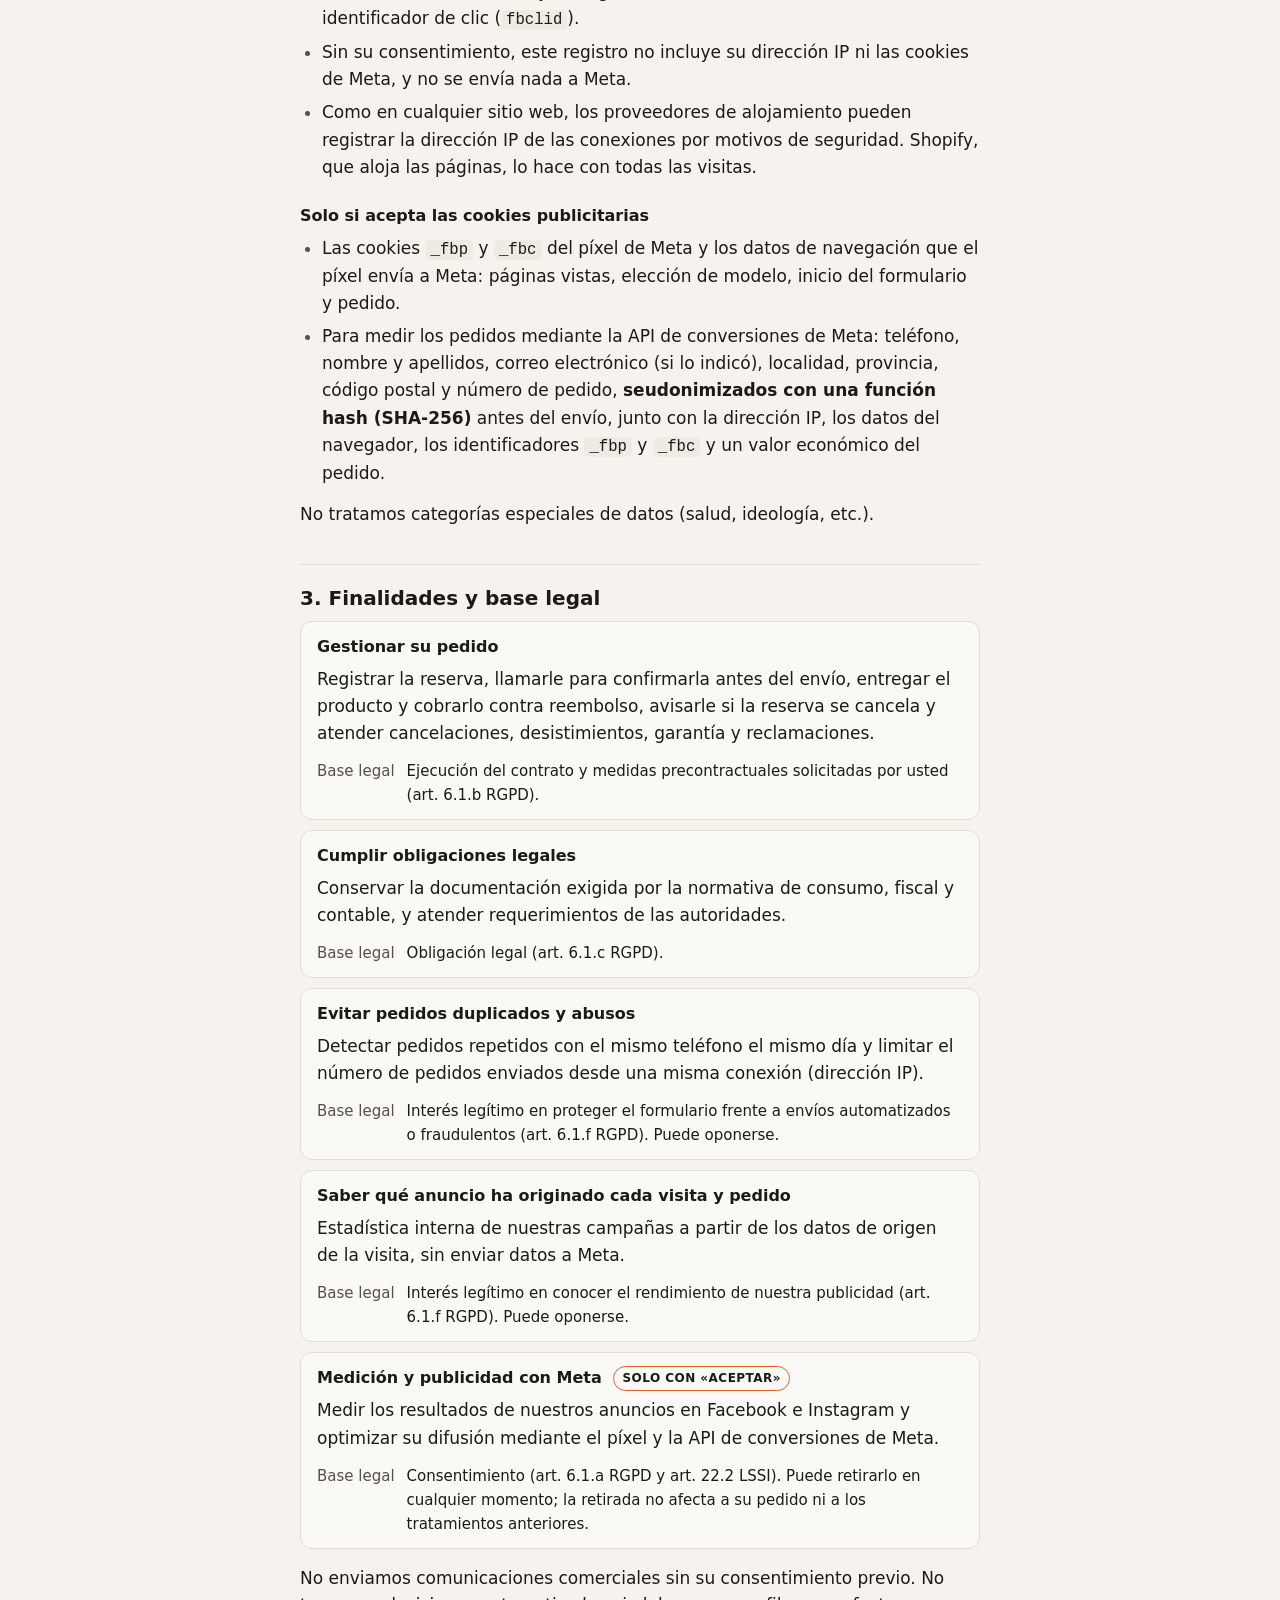
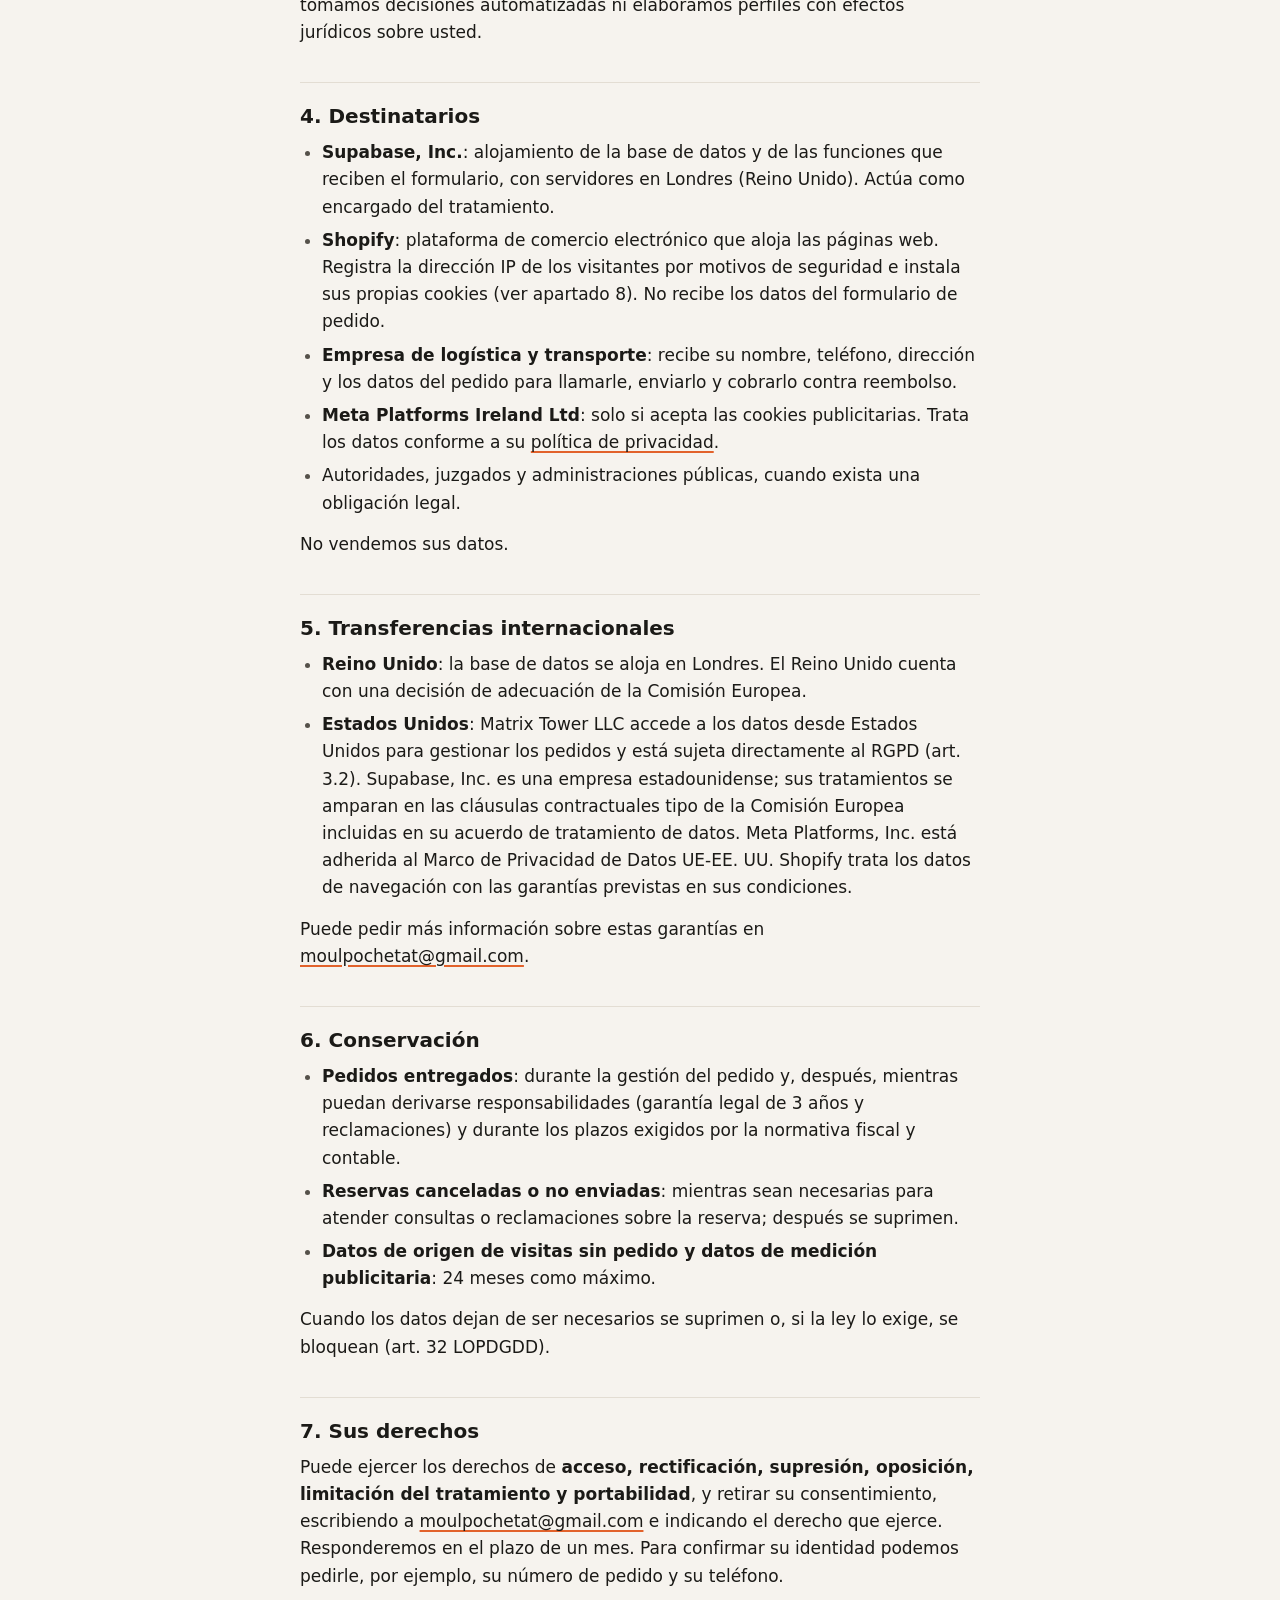
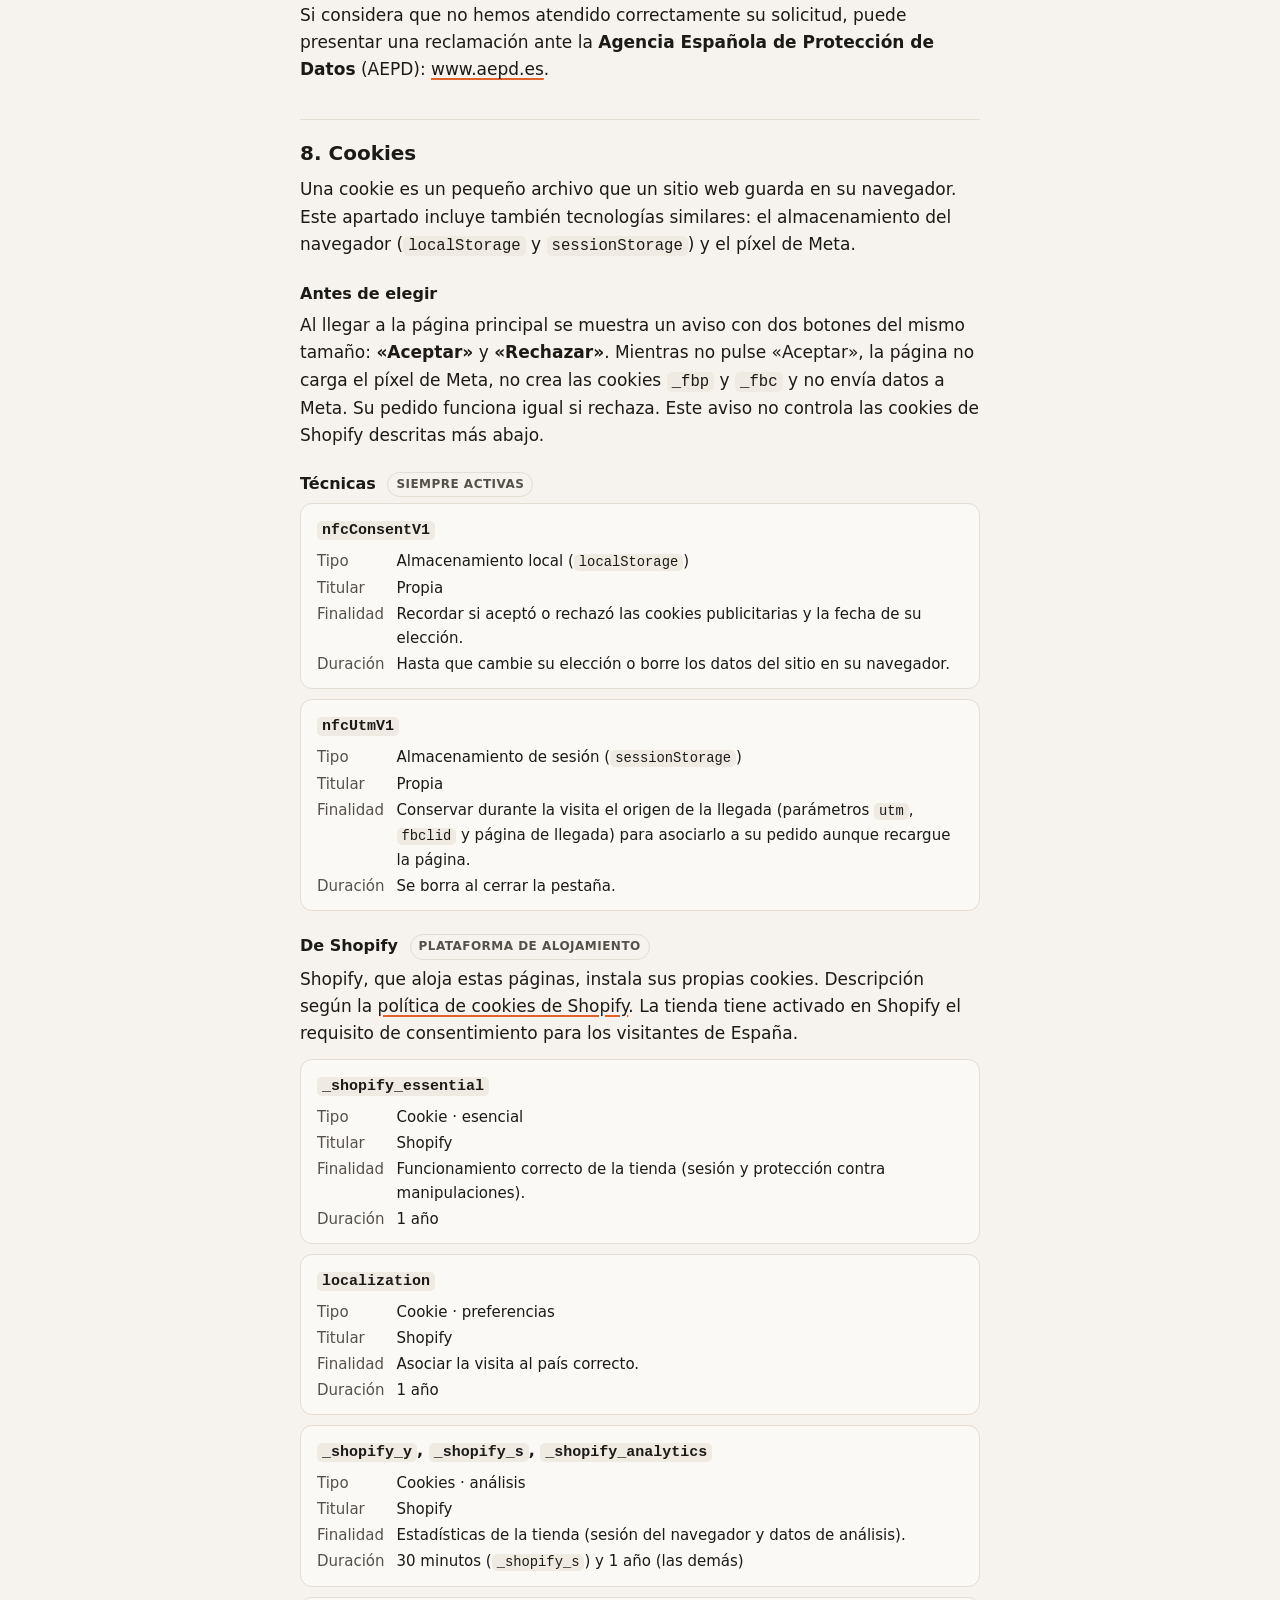
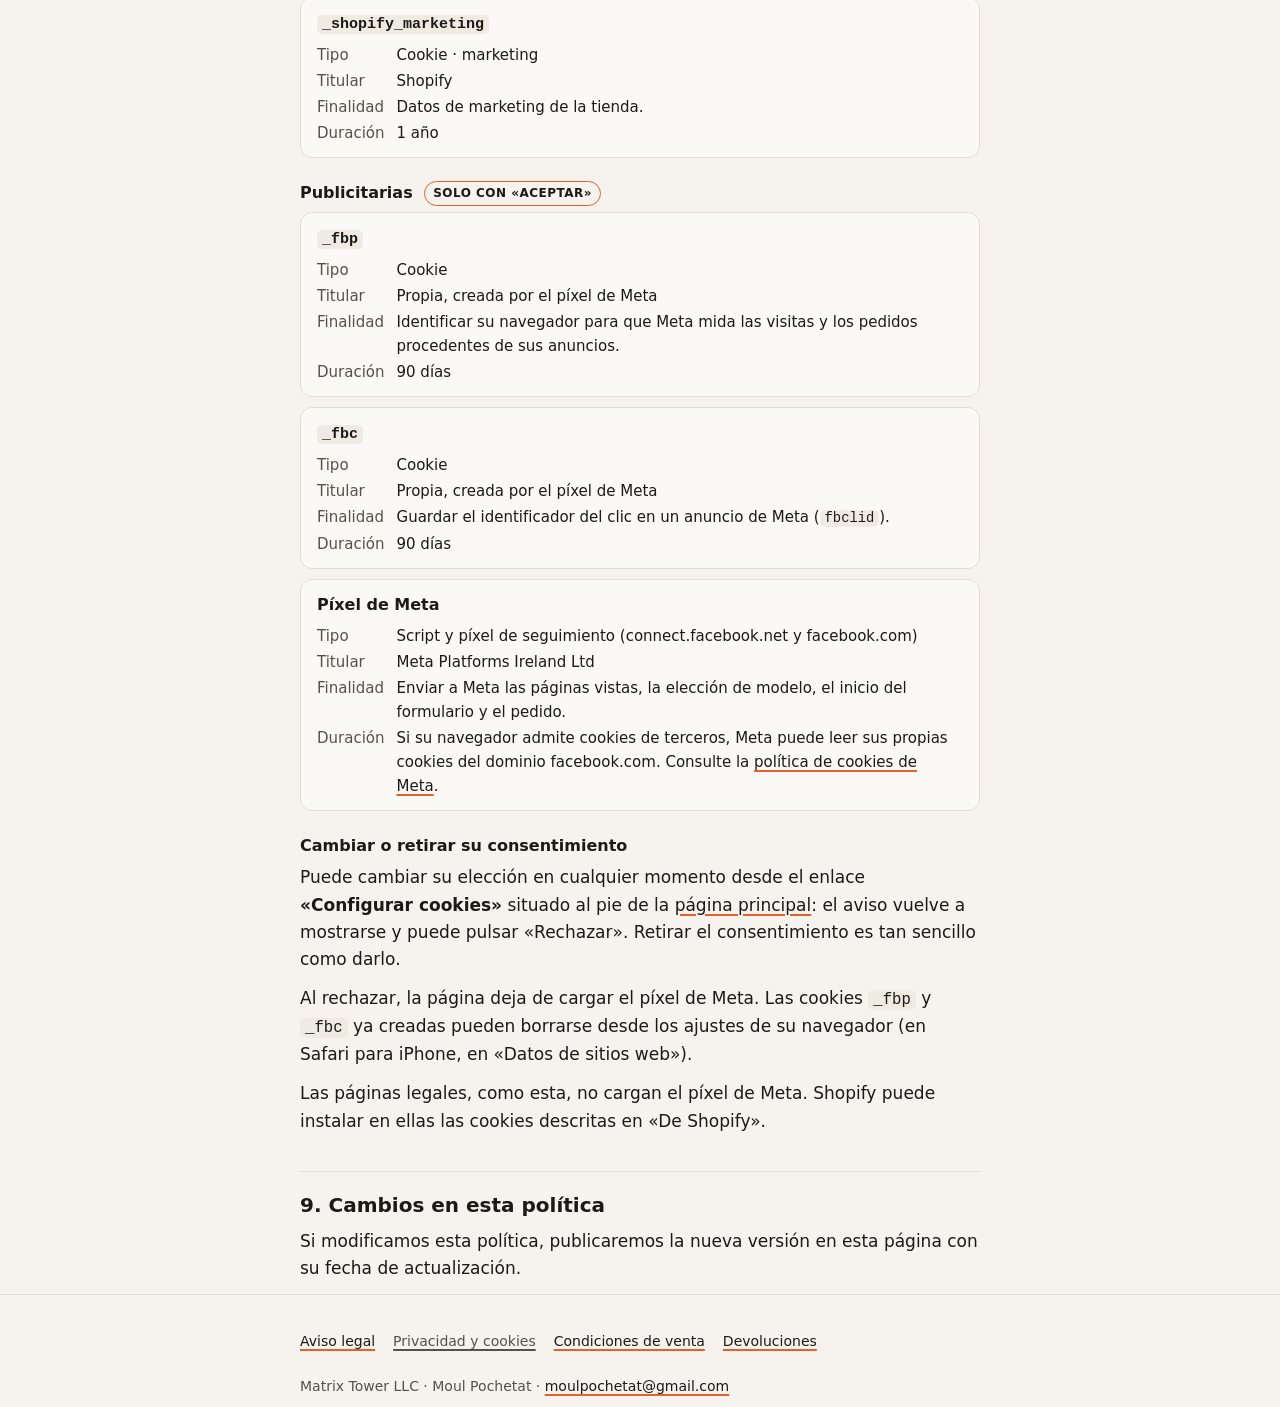
<file: legal/privacidad.html>
<!doctype html>
<html lang="es">
<head>
<meta charset="utf-8">
<meta name="viewport" content="width=device-width, initial-scale=1, viewport-fit=cover">
<meta name="robots" content="noindex,nofollow">
<meta name="theme-color" content="#F6F3EE">
<title>Privacidad y cookies · NFC Case</title>
<meta name="description" content="Qué datos personales tratamos, para qué, con qué base legal, y qué cookies usa moulpochetat.com/nfc-espagne.">
<link rel="icon" href="data:,">
<link rel="stylesheet" href="legal.css">
</head>
<body>
<header class="top">
  <div class="wrap">
    <a class="back" href="../index.html">← Volver</a>
    <span class="brand">Moul Pochetat</span>
  </div>
</header>

<main class="wrap">
  <h1>Política de privacidad y cookies</h1>
  <p class="updated">Última actualización: 16 de septiembre de 2026</p>
  <p class="lead">Esta política explica qué datos personales tratamos cuando visita moulpochetat.com/nfc-espagne o hace un pedido, para qué los usamos, con qué base legal y cómo puede ejercer sus derechos.</p>

  <nav class="toc" aria-label="Contenido">
    <p>Contenido</p>
    <ol>
      <li><a href="#responsable">Responsable del tratamiento</a></li>
      <li><a href="#datos">Qué datos tratamos</a></li>
      <li><a href="#finalidades">Finalidades y base legal</a></li>
      <li><a href="#destinatarios">Destinatarios</a></li>
      <li><a href="#transferencias">Transferencias internacionales</a></li>
      <li><a href="#conservacion">Conservación</a></li>
      <li><a href="#derechos">Sus derechos</a></li>
      <li><a href="#cookies">Cookies</a></li>
      <li><a href="#cambios">Cambios en esta política</a></li>
    </ol>
  </nav>

  <h2 id="responsable">1. Responsable del tratamiento</h2>
  <dl class="facts">
    <div><dt>Responsable</dt><dd>Matrix Tower LLC (marca comercial Moul Pochetat)</dd></div>
    <div><dt>Domicilio</dt><dd>30 N Gould St Ste R, Sheridan, WY 82801, Estados Unidos</dd></div>
    <div><dt>Correo electrónico</dt><dd><a href="mailto:moulpochetat@gmail.com">moulpochetat@gmail.com</a></dd></div>
  </dl>
  <p>Matrix Tower LLC está establecida en Estados Unidos. Como ofrece sus productos a personas que se encuentran en España, aplica el Reglamento (UE) 2016/679, General de Protección de Datos (RGPD), y la Ley Orgánica 3/2018 (LOPDGDD).</p>

  <h2 id="datos">2. Qué datos tratamos</h2>
  <h3>Si hace un pedido</h3>
  <ul>
    <li>Nombre y apellidos, teléfono móvil y, si lo indica, correo electrónico.</li>
    <li>Dirección de entrega, código postal, localidad y provincia.</li>
    <li>Modelo de iPhone, color, cantidad, importe y estado del pedido (reserva, confirmación, envío, entrega, devolución o cancelación).</li>
    <li>Su aceptación de las condiciones de venta y su elección sobre las cookies publicitarias, con la fecha.</li>
    <li>La dirección IP y los datos del navegador (<i lang="en">user agent</i>) desde los que envía el pedido.</li>
  </ul>
  <p>Los campos obligatorios del formulario son necesarios para tramitar el pedido: sin ellos no podemos registrarlo. El correo electrónico es opcional.</p>

  <h3>Cuando visita la página</h3>
  <ul>
    <li>Los datos de origen de la visita que figuran en la dirección de llegada: página de llegada y de procedencia, parámetros de campaña (<code>utm</code>), identificador del anuncio y, si llega desde un anuncio de Meta, el identificador de clic (<code>fbclid</code>).</li>
    <li>Sin su consentimiento, este registro no incluye su dirección IP ni las cookies de Meta, y no se envía nada a Meta.</li>
    <li>Como en cualquier sitio web, los proveedores de alojamiento pueden registrar la dirección IP de las conexiones por motivos de seguridad. Shopify, que aloja las páginas, lo hace con todas las visitas.</li>
  </ul>

  <h3>Solo si acepta las cookies publicitarias</h3>
  <ul>
    <li>Las cookies <code>_fbp</code> y <code>_fbc</code> del píxel de Meta y los datos de navegación que el píxel envía a Meta: páginas vistas, elección de modelo, inicio del formulario y pedido.</li>
    <li>Para medir los pedidos mediante la API de conversiones de Meta: teléfono, nombre y apellidos, correo electrónico (si lo indicó), localidad, provincia, código postal y número de pedido, <strong>seudonimizados con una función hash (SHA-256)</strong> antes del envío, junto con la dirección IP, los datos del navegador, los identificadores <code>_fbp</code> y <code>_fbc</code> y un valor económico del pedido.</li>
  </ul>
  <p>No tratamos categorías especiales de datos (salud, ideología, etc.).</p>

  <h2 id="finalidades">3. Finalidades y base legal</h2>
  <div class="cards">
    <div class="card">
      <h3>Gestionar su pedido</h3>
      <p>Registrar la reserva, llamarle para confirmarla antes del envío, entregar el producto y cobrarlo contra reembolso, avisarle si la reserva se cancela y atender cancelaciones, desistimientos, garantía y reclamaciones.</p>
      <dl><dt>Base legal</dt><dd>Ejecución del contrato y medidas precontractuales solicitadas por usted (art. 6.1.b RGPD).</dd></dl>
    </div>
    <div class="card">
      <h3>Cumplir obligaciones legales</h3>
      <p>Conservar la documentación exigida por la normativa de consumo, fiscal y contable, y atender requerimientos de las autoridades.</p>
      <dl><dt>Base legal</dt><dd>Obligación legal (art. 6.1.c RGPD).</dd></dl>
    </div>
    <div class="card">
      <h3>Evitar pedidos duplicados y abusos</h3>
      <p>Detectar pedidos repetidos con el mismo teléfono el mismo día y limitar el número de pedidos enviados desde una misma conexión (dirección IP).</p>
      <dl><dt>Base legal</dt><dd>Interés legítimo en proteger el formulario frente a envíos automatizados o fraudulentos (art. 6.1.f RGPD). Puede oponerse.</dd></dl>
    </div>
    <div class="card">
      <h3>Saber qué anuncio ha originado cada visita y pedido</h3>
      <p>Estadística interna de nuestras campañas a partir de los datos de origen de la visita, sin enviar datos a Meta.</p>
      <dl><dt>Base legal</dt><dd>Interés legítimo en conocer el rendimiento de nuestra publicidad (art. 6.1.f RGPD). Puede oponerse.</dd></dl>
    </div>
    <div class="card">
      <h3>Medición y publicidad con Meta <span class="tag on">Solo con «Aceptar»</span></h3>
      <p>Medir los resultados de nuestros anuncios en Facebook e Instagram y optimizar su difusión mediante el píxel y la API de conversiones de Meta.</p>
      <dl><dt>Base legal</dt><dd>Consentimiento (art. 6.1.a RGPD y art. 22.2 LSSI). Puede retirarlo en cualquier momento; la retirada no afecta a su pedido ni a los tratamientos anteriores.</dd></dl>
    </div>
  </div>
  <p>No enviamos comunicaciones comerciales sin su consentimiento previo. No tomamos decisiones automatizadas ni elaboramos perfiles con efectos jurídicos sobre usted.</p>

  <h2 id="destinatarios">4. Destinatarios</h2>
  <ul>
    <li><strong>Supabase, Inc.</strong>: alojamiento de la base de datos y de las funciones que reciben el formulario, con servidores en Londres (Reino Unido). Actúa como encargado del tratamiento.</li>
    <li><strong>Shopify</strong>: plataforma de comercio electrónico que aloja las páginas web. Registra la dirección IP de los visitantes por motivos de seguridad e instala sus propias cookies (ver apartado 8). No recibe los datos del formulario de pedido.</li>
    <li><strong>Empresa de logística y transporte</strong>: recibe su nombre, teléfono, dirección y los datos del pedido para llamarle, enviarlo y cobrarlo contra reembolso.</li>
    <li><strong>Meta Platforms Ireland Ltd</strong>: solo si acepta las cookies publicitarias. Trata los datos conforme a su <a href="https://www.facebook.com/privacy/policy/" rel="noopener">política de privacidad</a>.</li>
    <li>Autoridades, juzgados y administraciones públicas, cuando exista una obligación legal.</li>
  </ul>
  <p>No vendemos sus datos.</p>

  <h2 id="transferencias">5. Transferencias internacionales</h2>
  <ul>
    <li><strong>Reino Unido</strong>: la base de datos se aloja en Londres. El Reino Unido cuenta con una decisión de adecuación de la Comisión Europea.</li>
    <li><strong>Estados Unidos</strong>: Matrix Tower LLC accede a los datos desde Estados Unidos para gestionar los pedidos y está sujeta directamente al RGPD (art. 3.2). Supabase, Inc. es una empresa estadounidense; sus tratamientos se amparan en las cláusulas contractuales tipo de la Comisión Europea incluidas en su acuerdo de tratamiento de datos. Meta Platforms, Inc. está adherida al Marco de Privacidad de Datos UE-EE. UU. Shopify trata los datos de navegación con las garantías previstas en sus condiciones.</li>
  </ul>
  <p>Puede pedir más información sobre estas garantías en <a href="mailto:moulpochetat@gmail.com">moulpochetat@gmail.com</a>.</p>

  <h2 id="conservacion">6. Conservación</h2>
  <ul>
    <li><strong>Pedidos entregados</strong>: durante la gestión del pedido y, después, mientras puedan derivarse responsabilidades (garantía legal de 3 años y reclamaciones) y durante los plazos exigidos por la normativa fiscal y contable.</li>
    <li><strong>Reservas canceladas o no enviadas</strong>: mientras sean necesarias para atender consultas o reclamaciones sobre la reserva; después se suprimen.</li>
    <li><strong>Datos de origen de visitas sin pedido y datos de medición publicitaria</strong>: 24 meses como máximo.</li>
  </ul>
  <p>Cuando los datos dejan de ser necesarios se suprimen o, si la ley lo exige, se bloquean (art. 32 LOPDGDD).</p>

  <h2 id="derechos">7. Sus derechos</h2>
  <p>Puede ejercer los derechos de <strong>acceso, rectificación, supresión, oposición, limitación del tratamiento y portabilidad</strong>, y retirar su consentimiento, escribiendo a <a href="mailto:moulpochetat@gmail.com">moulpochetat@gmail.com</a> e indicando el derecho que ejerce. Responderemos en el plazo de un mes. Para confirmar su identidad podemos pedirle, por ejemplo, su número de pedido y su teléfono.</p>
  <p>Si considera que no hemos atendido correctamente su solicitud, puede presentar una reclamación ante la <strong>Agencia Española de Protección de Datos</strong> (AEPD): <a href="https://www.aepd.es/" rel="noopener">www.aepd.es</a>.</p>

  <h2 id="cookies">8. Cookies</h2>
  <p>Una cookie es un pequeño archivo que un sitio web guarda en su navegador. Este apartado incluye también tecnologías similares: el almacenamiento del navegador (<code>localStorage</code> y <code>sessionStorage</code>) y el píxel de Meta.</p>

  <h3>Antes de elegir</h3>
  <p>Al llegar a la página principal se muestra un aviso con dos botones del mismo tamaño: <strong>«Aceptar»</strong> y <strong>«Rechazar»</strong>. Mientras no pulse «Aceptar», la página no carga el píxel de Meta, no crea las cookies <code>_fbp</code> y <code>_fbc</code> y no envía datos a Meta. Su pedido funciona igual si rechaza. Este aviso no controla las cookies de Shopify descritas más abajo.</p>

  <h3>Técnicas <span class="tag">Siempre activas</span></h3>
  <div class="cards">
    <div class="card">
      <h4><code>nfcConsentV1</code></h4>
      <dl>
        <dt>Tipo</dt><dd>Almacenamiento local (<code>localStorage</code>)</dd>
        <dt>Titular</dt><dd>Propia</dd>
        <dt>Finalidad</dt><dd>Recordar si aceptó o rechazó las cookies publicitarias y la fecha de su elección.</dd>
        <dt>Duración</dt><dd>Hasta que cambie su elección o borre los datos del sitio en su navegador.</dd>
      </dl>
    </div>
    <div class="card">
      <h4><code>nfcUtmV1</code></h4>
      <dl>
        <dt>Tipo</dt><dd>Almacenamiento de sesión (<code>sessionStorage</code>)</dd>
        <dt>Titular</dt><dd>Propia</dd>
        <dt>Finalidad</dt><dd>Conservar durante la visita el origen de la llegada (parámetros <code>utm</code>, <code>fbclid</code> y página de llegada) para asociarlo a su pedido aunque recargue la página.</dd>
        <dt>Duración</dt><dd>Se borra al cerrar la pestaña.</dd>
      </dl>
    </div>
  </div>

  <h3>De Shopify <span class="tag">Plataforma de alojamiento</span></h3>
  <p>Shopify, que aloja estas páginas, instala sus propias cookies. Descripción según la <a href="https://www.shopify.com/legal/cookies" rel="noopener">política de cookies de Shopify</a>. La tienda tiene activado en Shopify el requisito de consentimiento para los visitantes de España.</p>
  <div class="cards">
    <div class="card">
      <h4><code>_shopify_essential</code></h4>
      <dl><dt>Tipo</dt><dd>Cookie · esencial</dd><dt>Titular</dt><dd>Shopify</dd><dt>Finalidad</dt><dd>Funcionamiento correcto de la tienda (sesión y protección contra manipulaciones).</dd><dt>Duración</dt><dd>1 año</dd></dl>
    </div>
    <div class="card">
      <h4><code>localization</code></h4>
      <dl><dt>Tipo</dt><dd>Cookie · preferencias</dd><dt>Titular</dt><dd>Shopify</dd><dt>Finalidad</dt><dd>Asociar la visita al país correcto.</dd><dt>Duración</dt><dd>1 año</dd></dl>
    </div>
    <div class="card">
      <h4><code>_shopify_y</code>, <code>_shopify_s</code>, <code>_shopify_analytics</code></h4>
      <dl><dt>Tipo</dt><dd>Cookies · análisis</dd><dt>Titular</dt><dd>Shopify</dd><dt>Finalidad</dt><dd>Estadísticas de la tienda (sesión del navegador y datos de análisis).</dd><dt>Duración</dt><dd>30 minutos (<code>_shopify_s</code>) y 1 año (las demás)</dd></dl>
    </div>
    <div class="card">
      <h4><code>_shopify_marketing</code></h4>
      <dl><dt>Tipo</dt><dd>Cookie · marketing</dd><dt>Titular</dt><dd>Shopify</dd><dt>Finalidad</dt><dd>Datos de marketing de la tienda.</dd><dt>Duración</dt><dd>1 año</dd></dl>
    </div>
  </div>

  <h3>Publicitarias <span class="tag on">Solo con «Aceptar»</span></h3>
  <div class="cards">
    <div class="card">
      <h4><code>_fbp</code></h4>
      <dl>
        <dt>Tipo</dt><dd>Cookie</dd>
        <dt>Titular</dt><dd>Propia, creada por el píxel de Meta</dd>
        <dt>Finalidad</dt><dd>Identificar su navegador para que Meta mida las visitas y los pedidos procedentes de sus anuncios.</dd>
        <dt>Duración</dt><dd>90 días</dd>
      </dl>
    </div>
    <div class="card">
      <h4><code>_fbc</code></h4>
      <dl>
        <dt>Tipo</dt><dd>Cookie</dd>
        <dt>Titular</dt><dd>Propia, creada por el píxel de Meta</dd>
        <dt>Finalidad</dt><dd>Guardar el identificador del clic en un anuncio de Meta (<code>fbclid</code>).</dd>
        <dt>Duración</dt><dd>90 días</dd>
      </dl>
    </div>
    <div class="card">
      <h4>Píxel de Meta</h4>
      <dl>
        <dt>Tipo</dt><dd>Script y píxel de seguimiento (connect.facebook.net y facebook.com)</dd>
        <dt>Titular</dt><dd>Meta Platforms Ireland Ltd</dd>
        <dt>Finalidad</dt><dd>Enviar a Meta las páginas vistas, la elección de modelo, el inicio del formulario y el pedido.</dd>
        <dt>Duración</dt><dd>Si su navegador admite cookies de terceros, Meta puede leer sus propias cookies del dominio facebook.com. Consulte la <a href="https://www.facebook.com/privacy/policies/cookies/" rel="noopener">política de cookies de Meta</a>.</dd>
      </dl>
    </div>
  </div>

  <h3>Cambiar o retirar su consentimiento</h3>
  <p>Puede cambiar su elección en cualquier momento desde el enlace <strong>«Configurar cookies»</strong> situado al pie de la <a href="../index.html">página principal</a>: el aviso vuelve a mostrarse y puede pulsar «Rechazar». Retirar el consentimiento es tan sencillo como darlo.</p>
  <p>Al rechazar, la página deja de cargar el píxel de Meta. Las cookies <code>_fbp</code> y <code>_fbc</code> ya creadas pueden borrarse desde los ajustes de su navegador (en Safari para iPhone, en «Datos de sitios web»).</p>
  <p>Las páginas legales, como esta, no cargan el píxel de Meta. Shopify puede instalar en ellas las cookies descritas en «De Shopify».</p>

  <h2 id="cambios">9. Cambios en esta política</h2>
  <p>Si modificamos esta política, publicaremos la nueva versión en esta página con su fecha de actualización.</p>
</main>

<footer class="foot-legal">
  <div class="wrap">
    <nav aria-label="Información legal">
      <ul>
        <li><a href="aviso-legal.html">Aviso legal</a></li>
        <li><a href="privacidad.html" aria-current="page">Privacidad y cookies</a></li>
        <li><a href="condiciones.html">Condiciones de venta</a></li>
        <li><a href="devoluciones.html">Devoluciones</a></li>
      </ul>
    </nav>
    <p>Matrix Tower LLC · Moul Pochetat · <a href="mailto:moulpochetat@gmail.com">moulpochetat@gmail.com</a></p>
  </div>
</footer>
</body>
</html>
</file>
<file: legal/legal.css>
/* Páginas legales — NFC Case España. Sin scripts ni recursos externos. Tokens alineados con la LP. */
:root{
  --paper:#F6F3EE;
  --ink:#1B1A17;
  --ink-2:#55514A;
  --line:#E3DDD3;
  --accent:#E2622B;
  --card:#FBF9F5;
  --measure:680px;
  --gutter:16px;
}
*,*::before,*::after{box-sizing:border-box}
html{-webkit-text-size-adjust:100%;text-size-adjust:100%}
body{
  margin:0;background:var(--paper);color:var(--ink);
  font-family:system-ui,-apple-system,"Segoe UI",Roboto,"Helvetica Neue",Arial,sans-serif;
  font-size:16px;line-height:1.6;
  overflow-wrap:break-word;
}
a{color:var(--ink);text-decoration:underline;text-decoration-color:var(--accent);text-decoration-thickness:2px;text-underline-offset:3px}
a:hover{color:var(--accent)}
a:focus-visible{outline:2px solid var(--accent);outline-offset:3px;border-radius:2px}

.wrap{max-width:calc(var(--measure) + 2 * var(--gutter));margin:0 auto;padding:0 var(--gutter)}

/* Cabecera */
.top{border-bottom:1px solid var(--line);position:sticky;top:0;background:var(--paper);z-index:1}
.top .wrap{display:flex;align-items:center;justify-content:space-between;gap:12px;min-height:52px;padding-top:env(safe-area-inset-top)}
.back{display:inline-flex;align-items:center;min-height:44px;font-weight:600;text-decoration:none}
.back:hover{text-decoration:underline}
.brand{font-size:13px;letter-spacing:.08em;text-transform:uppercase;color:var(--ink-2)}

/* Contenido */
main{padding:28px 0 40px}
h1{font-size:clamp(28px,7vw,38px);line-height:1.15;letter-spacing:-.01em;margin:0 0 8px}
.updated{margin:0 0 24px;color:var(--ink-2);font-size:14px}
.lead{font-size:17px;margin:0 0 8px}
h2{font-size:20px;line-height:1.3;margin:36px 0 10px;padding-top:20px;border-top:1px solid var(--line);scroll-margin-top:64px}
h3{font-size:16px;margin:22px 0 6px;scroll-margin-top:64px}
p{margin:0 0 12px}
ul,ol{margin:0 0 14px;padding-left:22px}
li{margin:0 0 6px}
li::marker{color:var(--ink-2)}
strong{font-weight:650}
small,.muted{color:var(--ink-2)}
abbr{text-decoration:none}

/* Índice */
.toc{background:var(--card);border:1px solid var(--line);border-radius:12px;padding:14px 16px;margin:0 0 8px}
.toc p{margin:0 0 6px;font-size:13px;letter-spacing:.06em;text-transform:uppercase;color:var(--ink-2)}
.toc ol{margin:0;padding-left:20px}
.toc li{margin:0}
.toc a{display:inline-block;padding:5px 0;text-decoration:none}
.toc a:hover{text-decoration:underline}

/* Datos de identificación */
.facts{margin:0 0 16px;border:1px solid var(--line);border-radius:12px;background:var(--card);overflow:hidden}
.facts div{padding:10px 16px;border-top:1px solid var(--line)}
.facts div:first-child{border-top:0}
.facts dt{font-size:13px;color:var(--ink-2);margin:0}
.facts dd{margin:0;font-weight:500}
@media (min-width:560px){
  .facts div{display:grid;grid-template-columns:190px 1fr;gap:16px}
}

/* Aviso destacado */
.note{border-left:3px solid var(--accent);background:var(--card);padding:12px 16px;margin:0 0 16px;border-radius:0 10px 10px 0}
.note p:last-child,.note ul:last-child{margin-bottom:0}

/* Fichas (cookies, finalidades) */
.cards{display:grid;gap:10px;margin:0 0 16px}
.card{border:1px solid var(--line);border-radius:12px;background:var(--card);padding:12px 16px}
.card h3,.card h4{margin:0 0 6px;font-size:16px}
.card h4 code{font-size:15px}
.card dl{margin:0;display:grid;grid-template-columns:max-content 1fr;gap:2px 12px;font-size:15px}
.card dt{color:var(--ink-2)}
.card dd{margin:0}
.tag{display:inline-block;font-size:12px;font-weight:600;letter-spacing:.04em;text-transform:uppercase;padding:2px 8px;border-radius:999px;border:1px solid var(--line);color:var(--ink-2);vertical-align:middle;margin-left:6px}
.tag.on{border-color:var(--accent);color:var(--ink)}
code{font-family:ui-monospace,SFMono-Regular,Menlo,Consolas,monospace;font-size:.92em;background:#EFEAE2;padding:1px 5px;border-radius:5px}

/* Formulario de desistimiento (Anexo B) */
.form{border:1.5px dashed var(--ink-2);border-radius:12px;background:#fff;padding:18px 16px;margin:8px 0 16px}
.form h3{margin:0 0 4px}
.form .hint{font-size:14px;color:var(--ink-2);margin:0 0 14px}
.form .to{margin:0 0 14px}
.form .row{margin:0 0 14px}
.form .row span{display:block;font-size:15px}
.form .fill{display:block;height:30px;border-bottom:1px solid var(--ink-2)}
.form .fill.tall{height:60px}
.form .foot{font-size:14px;color:var(--ink-2);margin:6px 0 0}

/* Pie */
.foot-legal{border-top:1px solid var(--line);padding:24px 0 calc(28px + env(safe-area-inset-bottom));font-size:14px;color:var(--ink-2)}
.foot-legal nav ul{list-style:none;margin:0 0 12px;padding:0;display:flex;flex-wrap:wrap;gap:0 18px}
.foot-legal nav li{margin:0}
.foot-legal nav a{display:inline-flex;align-items:center;min-height:44px}
.foot-legal a[aria-current="page"]{text-decoration-color:var(--ink-2);color:var(--ink-2)}
.foot-legal p{margin:0 0 6px}

@media (min-width:720px){
  body{font-size:17px}
  main{padding-top:44px}
}

@media print{
  :root{--paper:#fff;--card:#fff}
  .top,.foot-legal nav,.toc{display:none}
  body{font-size:12pt;color:#000}
  a{text-decoration:none}
  h2{break-after:avoid}
  .form,.card,.facts{break-inside:avoid}
}
</file>
